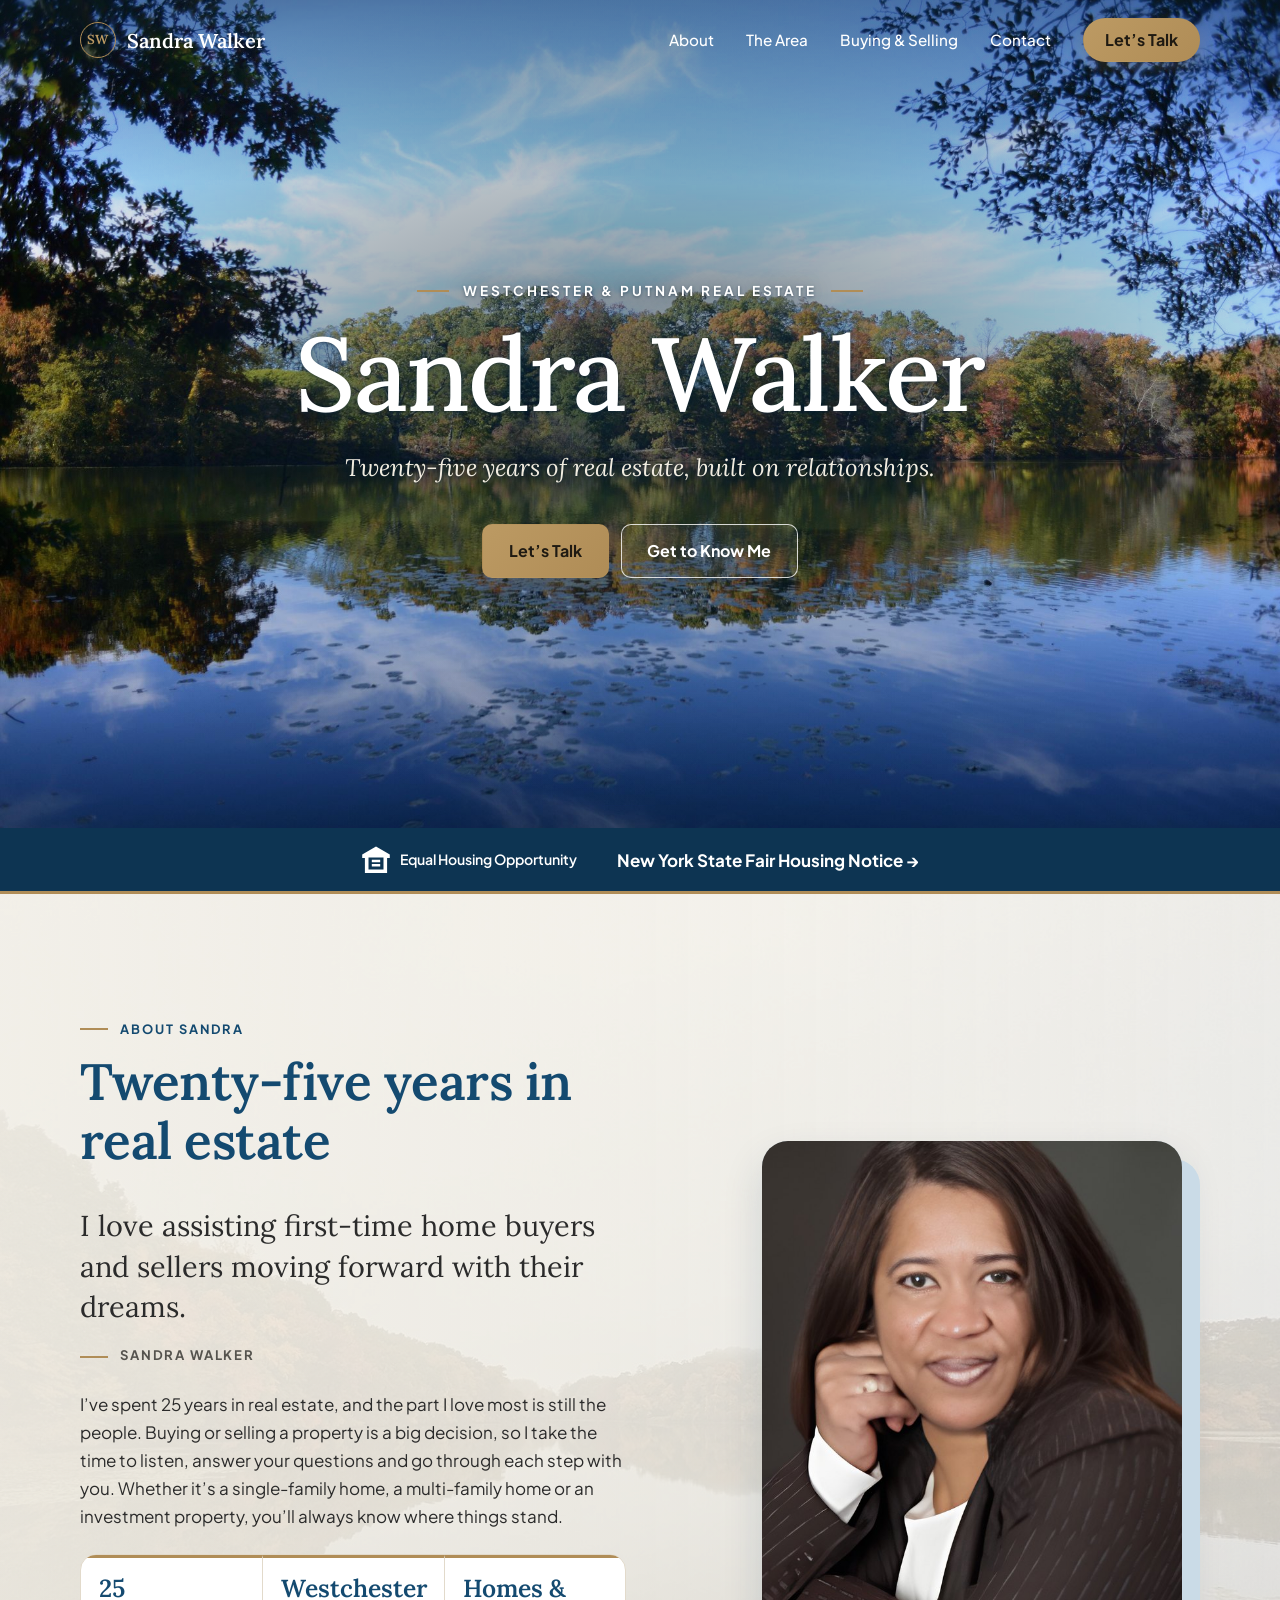
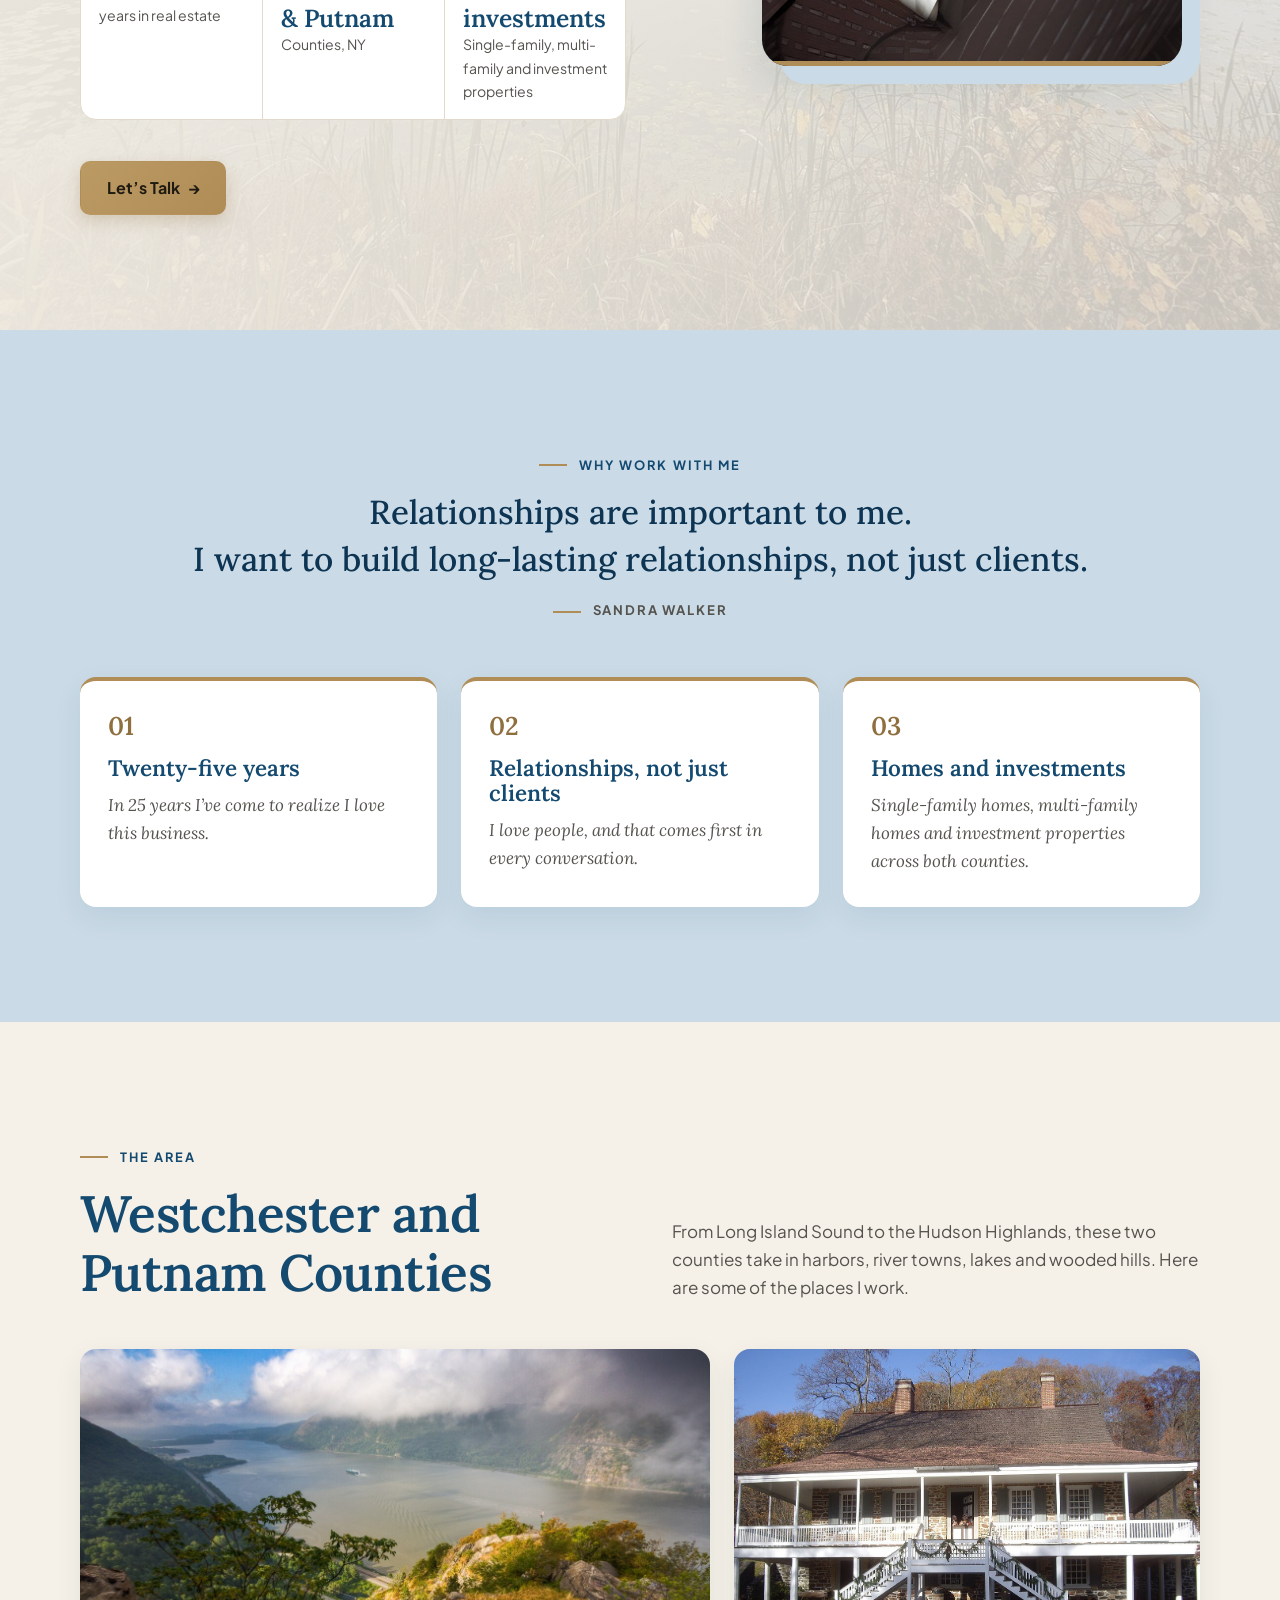
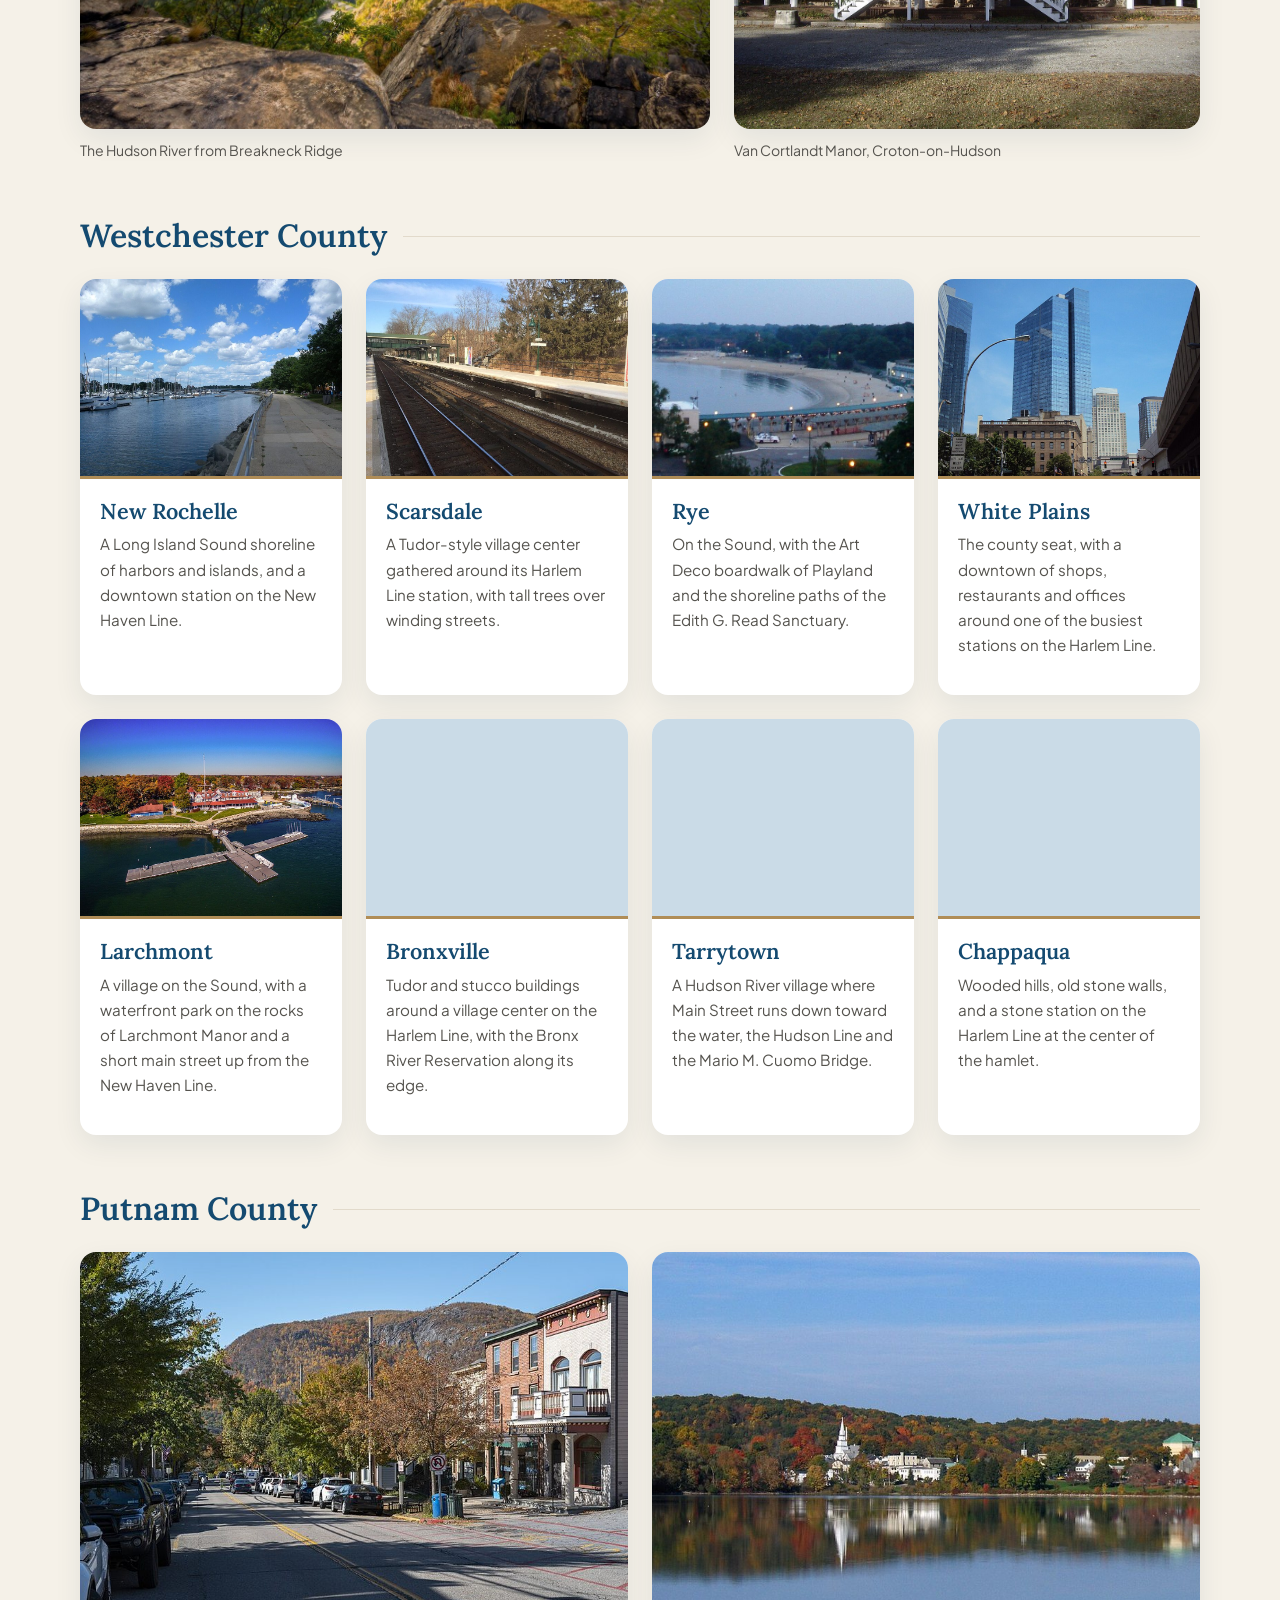
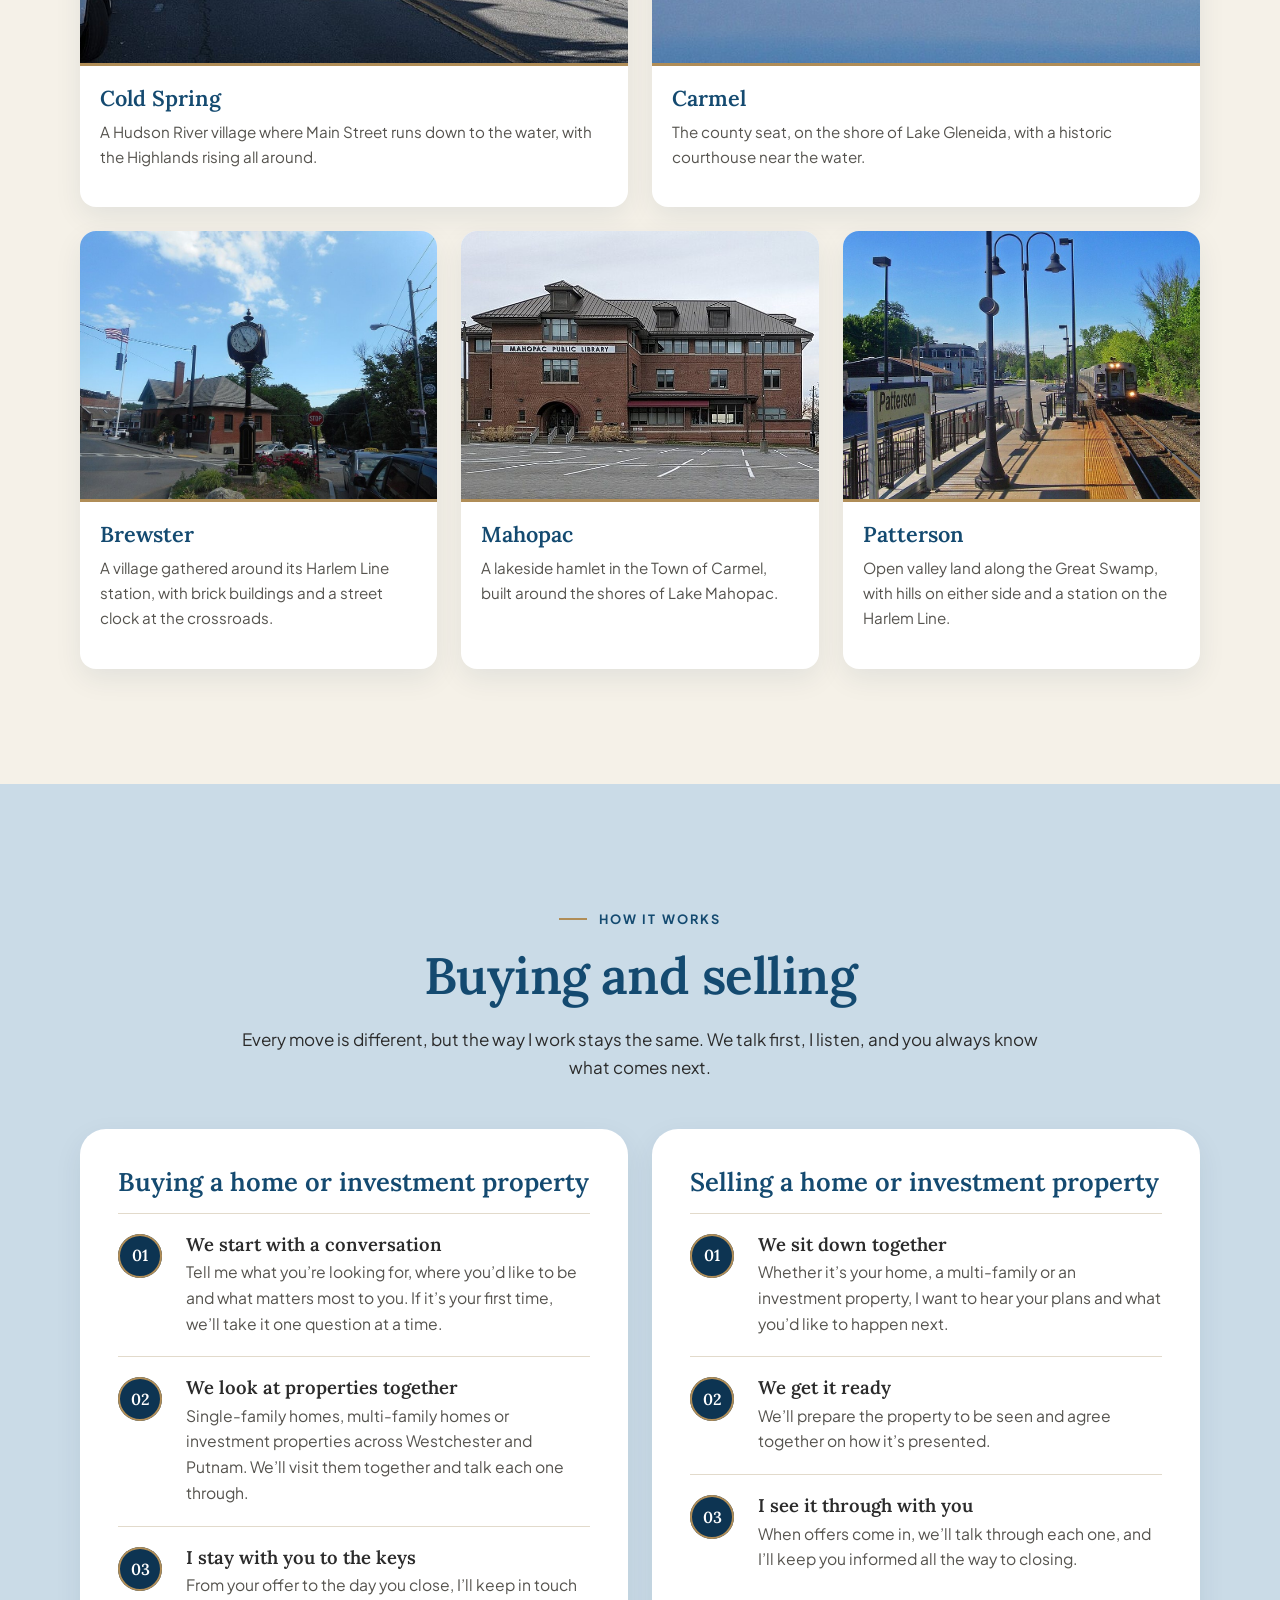
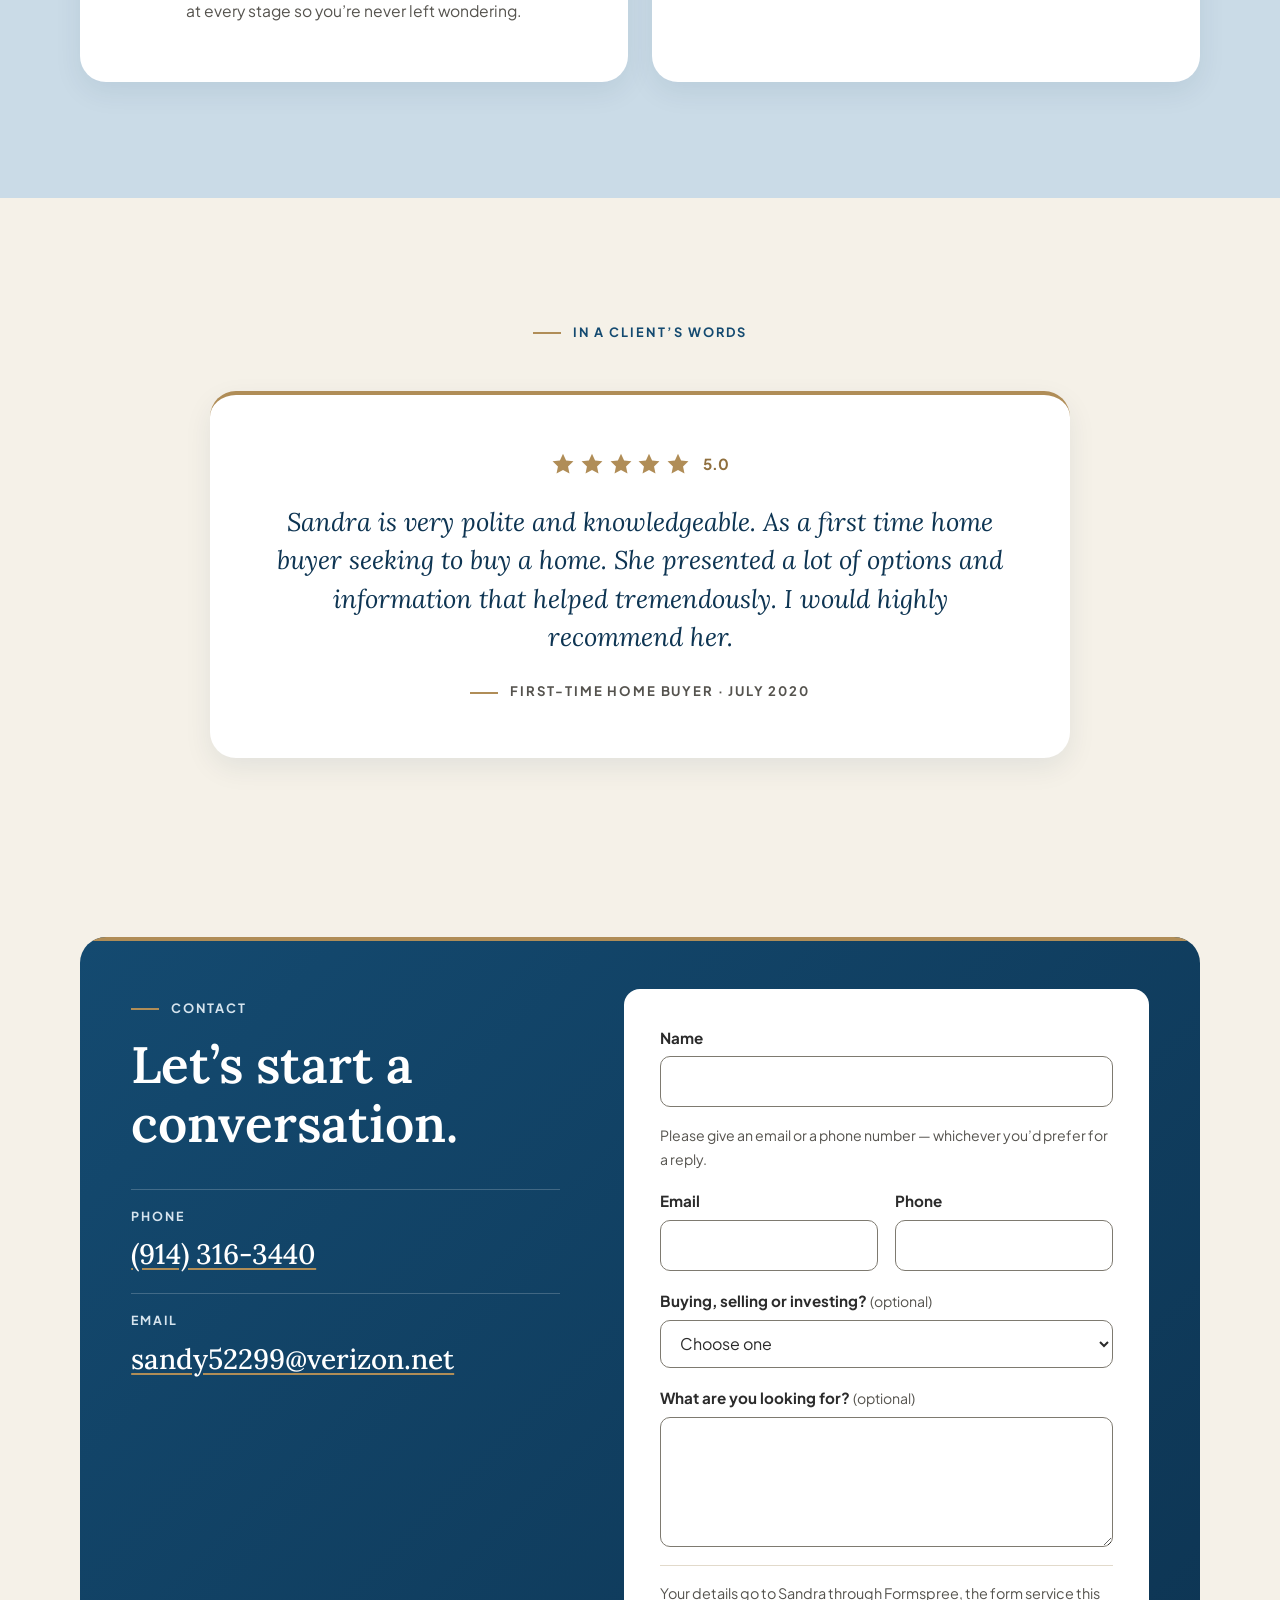
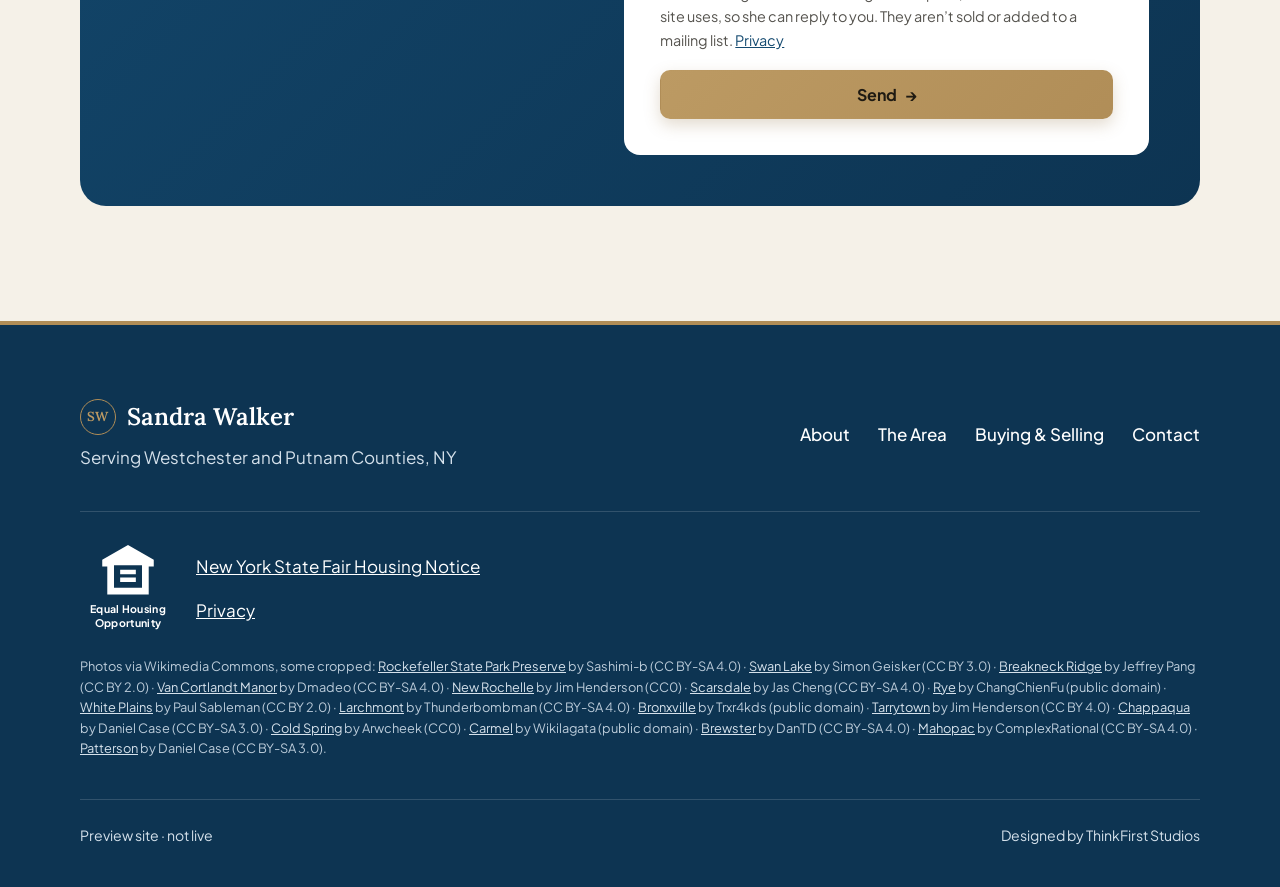
<file: index.html>
<!DOCTYPE html>
<html lang="en-US">
<head>
  <meta charset="utf-8">
  <meta name="viewport" content="width=device-width, initial-scale=1">
  <title>Sandra Walker · Westchester &amp; Putnam Real Estate</title>
  <meta name="description" content="Sandra Walker: 25 years in real estate, serving Westchester and Putnam Counties, New York, with single-family homes, multi-family homes and investment properties.">
  <meta name="robots" content="noindex, nofollow"><!-- mockup: not live -->
  <link rel="canonical" href="https://DOMAIN-TO-CONFIRM.example/">

  <meta property="og:type" content="website">
  <meta property="og:title" content="Sandra Walker · Westchester &amp; Putnam Real Estate">
  <meta property="og:description" content="25 years in real estate, serving Westchester and Putnam Counties, New York, with single-family homes, multi-family homes and investment properties.">
  <meta property="og:url" content="https://DOMAIN-TO-CONFIRM.example/">
  <meta property="og:image" content="https://DOMAIN-TO-CONFIRM.example/assets/area/hero-rockefeller-preserve-1000.jpg">
  <meta name="twitter:card" content="summary_large_image">

  <link rel="preconnect" href="https://fonts.googleapis.com">
  <link rel="preconnect" href="https://fonts.gstatic.com" crossorigin>
  <link href="https://fonts.googleapis.com/css2?family=Lora:ital,wght@0,400;0,500;0,600;1,400;1,500&amp;family=Plus+Jakarta+Sans:ital,wght@0,400;0,500;0,600;0,700;0,800;1,400;1,500&amp;display=swap" rel="stylesheet">
  <link rel="stylesheet" href="styles.css?v=14">
  <script>document.documentElement.classList.add('js');</script>

  <script type="application/ld+json">
  {
    "@context": "https://schema.org",
    "@type": "RealEstateAgent",
    "name": "Sandra Walker",
    "description": "Real estate in Westchester and Putnam Counties, New York: single-family homes, multi-family homes and investment properties.",
    "url": "https://DOMAIN-TO-CONFIRM.example/",
    "areaServed": [
      { "@type": "AdministrativeArea", "name": "Westchester County, NY" },
      { "@type": "AdministrativeArea", "name": "Putnam County, NY" }
    ]
  }
  </script>
</head>
<body class="home">
  <a class="skip" href="#main">Skip to content</a>

  <header class="site-header" id="top">
    <div class="wrap">
      <a class="brand" href="#top"><span class="brand-mark" aria-hidden="true">SW</span>Sandra Walker</a>
      <nav class="nav" aria-label="Main">
        <button class="nav-toggle" type="button" aria-expanded="false" aria-controls="nav-list">Menu</button>
        <ul class="nav-list" id="nav-list">
          <li><a href="#about">About</a></li>
          <li><a href="#area">The Area</a></li>
          <li><a href="#buying-selling">Buying &amp; Selling</a></li>
          <li><a href="#contact">Contact</a></li>
        </ul>
        <a class="btn btn--pill" href="#contact">Let’s Talk</a>
      </nav>
    </div>
  </header>

  <main id="main">
    <!-- 1 · HERO: full-bleed photo, navy scrim, centred type -->
    <section class="hero" aria-labelledby="hero-name">
      <div class="hero-media">
        <img
          src="assets/area/hero-rockefeller-preserve-2000.jpg"
          srcset="assets/area/hero-rockefeller-preserve-1000.jpg 1000w, assets/area/hero-rockefeller-preserve-2000.jpg 2000w"
          sizes="100vw" width="2000" height="1335"
          alt="Autumn trees reflected in a still lake under a blue sky at Rockefeller State Park Preserve">
      </div>

      <div class="wrap hero-inner">
        <p class="hero-sub reveal">Westchester &amp; Putnam Real Estate</p>
        <h1 class="hero-name reveal" style="--i:1" id="hero-name">Sandra Walker</h1>
        <p class="hero-line reveal" style="--i:2">Twenty-five years of real estate, built on relationships.</p>
        <div class="hero-actions reveal" style="--i:3">
          <a class="btn btn--light" href="#contact">Let’s Talk</a>
          <a class="btn btn--ghost" href="#about">Get to Know Me</a>
        </div>
      </div>
    </section>

    <!-- Fair Housing + About share one background so there is no gap under the panel -->
    <div class="about-wrap">

    <!-- FAIR HOUSING: homepage element, prominent and conspicuous (B3 + B4). The footer repeats it; the footer alone is not enough. -->
    <section class="fair-housing" id="fair-housing" aria-labelledby="fh-title">
      <div class="wrap fh-strip">
        <h2 class="visually-hidden" id="fh-title">Fair Housing</h2>
        <div class="eho eho--inline" role="img" aria-label="Equal Housing Opportunity"><svg viewBox="0 0 100 92" aria-hidden="true" focusable="false"><path fill-rule="evenodd" d="M50 2 4 28v12h9v50h74V40h9V28zM25 38h50v40H25z"/><path d="M36 46h28v8H36zM36 60h28v8H36z"/></svg><span>Equal Housing Opportunity</span></div>
        <a class="text-link" href="https://dos.ny.gov/fair-housing-notice" rel="noopener">New York State Fair Housing Notice&nbsp;→</a>
        <!-- ADD: Standardized Operating Procedures link (broker to supply) -->
      </div>
    </section>

    <!-- 2 · ABOUT — text left, portrait right -->
    <section class="section" id="about" aria-labelledby="about-title">
      <div class="wrap about-grid">
        <div class="about-text">
          <p class="eyebrow reveal">About Sandra</p>
          <h2 class="section-title reveal" style="--i:1" id="about-title">Twenty-five years in real estate</h2>
          <figure class="quote reveal" style="--i:2">
            <blockquote><p>I love assisting first-time home buyers and sellers moving forward with their dreams.</p></blockquote>
            <figcaption>Sandra Walker</figcaption>
          </figure>
          <p class="about-intro reveal" style="--i:3">I’ve spent 25 years in real estate, and the part I love most is still the people. Buying or selling a property is a big decision, so I take the time to listen, answer your questions and go through each step with you. Whether it’s a single-family home, a multi-family home or an investment property, you’ll always know where things stand.</p>
          <ul class="facts reveal" style="--i:4" aria-label="At a glance">
            <li><strong>25</strong><span>years in real estate</span></li>
            <li><strong>Westchester &amp; Putnam</strong><span>Counties, NY</span></li>
            <li><strong>Homes &amp; investments</strong><span>Single-family, multi-family and investment properties</span></li>
          </ul>
          <a class="btn btn--solid reveal" style="--i:5" href="#contact">Let’s Talk <span aria-hidden="true">→</span></a>
        </div>

        <div class="about-media reveal" style="--i:2">
          <!-- Sandra's headshot: Alex's upscaled version of her 240px profile photo (assets/sandra-headshot-upscaled.png). Swap in her original when supplied. -->
          <figure class="portrait">
            <img src="assets/sandra-headshot-1080.jpg" srcset="assets/sandra-headshot-640.jpg 640w, assets/sandra-headshot-1080.jpg 1080w" sizes="(min-width: 960px) 420px, 90vw" width="1080" height="1350" decoding="async" alt="Sandra Walker">
          </figure>
        </div>
      </div>
    </section>

    </div><!-- /.about-wrap -->

    <!-- 3 · WHY WORK WITH ME -->
    <section class="section section--mist" id="why" aria-labelledby="why-title">
      <div class="wrap">
        <div class="center-head">
          <h2 class="eyebrow reveal" id="why-title">Why work with me</h2>
          <figure class="quote quote--center quote--two-line reveal" style="--i:1">
            <blockquote><p>Relationships are important to me. <br class="br-wide">I want to build long-lasting relationships, not just clients.</p></blockquote>
            <figcaption>Sandra Walker</figcaption>
          </figure>
        </div>

        <ul class="points">
          <li class="point reveal">
            <span class="point-num" aria-hidden="true">01</span>
            <h3>Twenty-five years</h3>
            <p>In 25 years I’ve come to realize I love this business.</p>
          </li>
          <li class="point reveal" style="--i:1">
            <span class="point-num" aria-hidden="true">02</span>
            <h3>Relationships, not just clients</h3>
            <p>I love people, and that comes first in every conversation.</p>
          </li>
          <li class="point reveal" style="--i:2">
            <span class="point-num" aria-hidden="true">03</span>
            <h3>Homes and investments</h3>
            <p>Single-family homes, multi-family homes and investment properties across both counties.</p>
          </li>
        </ul>
      </div>
    </section>

    <!-- 4 · THE AREA: describes the place, not the people (B5). Photos are genuinely of each town (B11); credits are in the footer. -->
    <section class="section" id="area" aria-labelledby="area-title">
      <div class="wrap">
        <div class="split-head">
          <div>
            <p class="eyebrow reveal">The area</p>
            <h2 class="section-title reveal" style="--i:1" id="area-title">Westchester and Putnam Counties</h2>
          </div>
          <p class="area-intro reveal" style="--i:2">From Long Island Sound to the Hudson Highlands, these two counties take in harbors, river towns, lakes and wooded hills. Here are some of the places I work.</p>
        </div>

        <div class="area-photos">
          <figure class="area-photo reveal">
            <img loading="lazy" decoding="async" width="1280" height="852" src="assets/area/hudson-breakneck-ridge.jpg" alt="The Hudson River winding between wooded mountains, seen from the rocks of Breakneck Ridge">
            <figcaption>The Hudson River from Breakneck Ridge</figcaption>
          </figure>
          <figure class="area-photo reveal" style="--i:1">
            <img loading="lazy" decoding="async" width="1280" height="960" src="assets/area/van-cortlandt-manor.jpg" alt="The stone colonial manor house at Van Cortlandt Manor, with a white double staircase and long porch, among autumn trees">
            <figcaption>Van Cortlandt Manor, Croton-on-Hudson</figcaption>
          </figure>
        </div>

        <h3 class="county-label reveal">Westchester County</h3>

        <div class="towns">
          <article class="town reveal">
            <div class="town-media">
              <img loading="lazy" decoding="async" width="900" height="675" src="assets/towns/new-rochelle.jpg" alt="Boats moored at the marina by Neptune Island in New Rochelle, on Long Island Sound">
            </div>
            <div class="town-body">
              <h4>New Rochelle</h4>
              <p>A Long Island Sound shoreline of harbors and islands, and a downtown station on the New Haven Line.</p>
            </div>
          </article>

          <article class="town reveal" style="--i:1">
            <div class="town-media">
              <img loading="lazy" decoding="async" width="900" height="675" src="assets/towns/scarsdale.jpg" alt="The Scarsdale train station platform on the Harlem Line, with trees behind">
            </div>
            <div class="town-body">
              <h4>Scarsdale</h4>
              <p>A Tudor-style village center gathered around its Harlem Line station, with tall trees over winding streets.</p>
            </div>
          </article>

          <article class="town reveal" style="--i:2">
            <div class="town-media">
              <img loading="lazy" decoding="async" width="900" height="437" src="assets/towns/rye.jpg" alt="Rye Beach and the towers of Playland along Long Island Sound">
            </div>
            <div class="town-body">
              <h4>Rye</h4>
              <p>On the Sound, with the Art Deco boardwalk of Playland and the shoreline paths of the Edith G. Read Sanctuary.</p>
            </div>
          </article>

          <article class="town reveal" style="--i:3">
            <div class="town-media">
              <img loading="lazy" decoding="async" width="900" height="675" src="assets/towns/white-plains.jpg" alt="Office towers in downtown White Plains under a blue sky">
            </div>
            <div class="town-body">
              <h4>White Plains</h4>
              <p>The county seat, with a downtown of shops, restaurants and offices around one of the busiest stations on the Harlem Line.</p>
            </div>
          </article>

          <article class="town reveal">
            <div class="town-media">
              <img loading="lazy" decoding="async" width="900" height="675" src="assets/towns/larchmont.jpg" alt="Aerial view of Larchmont Harbor and its docks in autumn">
            </div>
            <div class="town-body">
              <h4>Larchmont</h4>
              <p>A village on the Sound, with a waterfront park on the rocks of Larchmont Manor and a short main street up from the New Haven Line.</p>
            </div>
          </article>

          <article class="town reveal" style="--i:1">
            <div class="town-media">
              <img loading="lazy" decoding="async" width="900" height="675" src="assets/towns/bronxville.jpg" alt="The Bronxville train station house, a cream building with a red-tiled roof">
            </div>
            <div class="town-body">
              <h4>Bronxville</h4>
              <p>Tudor and stucco buildings around a village center on the Harlem Line, with the Bronx River Reservation along its edge.</p>
            </div>
          </article>

          <article class="town reveal" style="--i:2">
            <div class="town-media">
              <img loading="lazy" decoding="async" width="900" height="591" src="assets/towns/tarrytown.jpg" alt="The red-brick Tarrytown Music Hall on Main Street">
            </div>
            <div class="town-body">
              <h4>Tarrytown</h4>
              <p>A Hudson River village where Main Street runs down toward the water, the Hudson Line and the Mario M. Cuomo Bridge.</p>
            </div>
          </article>

          <article class="town reveal" style="--i:3">
            <div class="town-media">
              <img loading="lazy" decoding="async" width="900" height="638" src="assets/towns/chappaqua.jpg" alt="The platform at Chappaqua station on the Harlem Line">
            </div>
            <div class="town-body">
              <h4>Chappaqua</h4>
              <p>Wooded hills, old stone walls, and a stone station on the Harlem Line at the center of the hamlet.</p>
            </div>
          </article>
        </div>

        <h3 class="county-label reveal">Putnam County</h3>

        <div class="towns towns--five">
          <article class="town reveal">
            <div class="town-media">
              <img loading="lazy" decoding="async" width="900" height="599" src="assets/towns/cold-spring.jpg" alt="Main Street in Cold Spring, with storefronts and the Hudson Highlands rising behind">
            </div>
            <div class="town-body">
              <h4>Cold Spring</h4>
              <p>A Hudson River village where Main Street runs down to the water, with the Highlands rising all around.</p>
            </div>
          </article>

          <article class="town reveal" style="--i:1">
            <div class="town-media">
              <img loading="lazy" decoding="async" width="900" height="581" src="assets/towns/carmel.jpg" alt="Autumn colors and a white steeple reflected in Lake Gleneida in Carmel">
            </div>
            <div class="town-body">
              <h4>Carmel</h4>
              <p>The county seat, on the shore of Lake Gleneida, with a historic courthouse near the water.</p>
            </div>
          </article>

          <article class="town reveal" style="--i:2">
            <div class="town-media">
              <img loading="lazy" decoding="async" width="900" height="675" src="assets/towns/brewster.jpg" alt="A street clock at a crossroads in the village of Brewster, with a brick town hall behind">
            </div>
            <div class="town-body">
              <h4>Brewster</h4>
              <p>A village gathered around its Harlem Line station, with brick buildings and a street clock at the crossroads.</p>
            </div>
          </article>

          <article class="town reveal">
            <div class="town-media">
              <img loading="lazy" decoding="async" width="900" height="516" src="assets/towns/mahopac.jpg" alt="The red-brick Mahopac Public Library">
            </div>
            <div class="town-body">
              <h4>Mahopac</h4>
              <p>A lakeside hamlet in the Town of Carmel, built around the shores of Lake Mahopac.</p>
            </div>
          </article>

          <article class="town reveal" style="--i:1">
            <div class="town-media">
              <img loading="lazy" decoding="async" width="900" height="675" src="assets/towns/patterson.jpg" alt="The platform at Patterson station on the Harlem Line, with a train arriving under a blue sky">
            </div>
            <div class="town-body">
              <h4>Patterson</h4>
              <p>Open valley land along the Great Swamp, with hills on either side and a station on the Harlem Line.</p>
            </div>
          </article>
        </div>
      </div>
    </section>

    <!-- 5 · BUYING AND SELLING: process only (B9) -->
    <section class="section section--mist" id="buying-selling" aria-labelledby="bs-title">
      <div class="wrap">
        <div class="center-head">
          <p class="eyebrow reveal">How it works</p>
          <h2 class="section-title reveal" style="--i:1" id="bs-title">Buying and selling</h2>
          <p class="section-intro reveal" style="--i:2">Every move is different, but the way I work stays the same. We talk first, I listen, and you always know what comes next.</p>
        </div>

        <div class="process">
          <div class="panel reveal">
            <h3>Buying a home or investment property</h3>
            <ol class="steps">
              <li><span class="step-num" aria-hidden="true">01</span><div><h4>We start with a conversation</h4><p>Tell me what you’re looking for, where you’d like to be and what matters most to you. If it’s your first time, we’ll take it one question at a time.</p></div></li>
              <li><span class="step-num" aria-hidden="true">02</span><div><h4>We look at properties together</h4><p>Single-family homes, multi-family homes or investment properties across Westchester and Putnam. We’ll visit them together and talk each one through.</p></div></li>
              <li><span class="step-num" aria-hidden="true">03</span><div><h4>I stay with you to the keys</h4><p>From your offer to the day you close, I’ll keep in touch at every stage so you’re never left wondering.</p></div></li>
            </ol>
          </div>
          <div class="panel reveal" style="--i:1">
            <h3>Selling a home or investment property</h3>
            <ol class="steps">
              <li><span class="step-num" aria-hidden="true">01</span><div><h4>We sit down together</h4><p>Whether it’s your home, a multi-family or an investment property, I want to hear your plans and what you’d like to happen next.</p></div></li>
              <li><span class="step-num" aria-hidden="true">02</span><div><h4>We get it ready</h4><p>We’ll prepare the property to be seen and agree together on how it’s presented.</p></div></li>
              <li><span class="step-num" aria-hidden="true">03</span><div><h4>I see it through with you</h4><p>When offers come in, we’ll talk through each one, and I’ll keep you informed all the way to closing.</p></div></li>
            </ol>
          </div>
        </div>
      </div>
    </section>

    <!-- 6 · TESTIMONIAL — one real public review, verbatim, with the reviewer's own 5-star rating (Alex's call; no aggregate rating anywhere). Needs the reviewer's written permission before launch (L8). -->
    <section class="section" id="testimonials" aria-labelledby="t-title">
      <div class="wrap">
        <div class="center-head">
          <p class="eyebrow reveal">In a client’s words</p>
          <h2 class="visually-hidden" id="t-title">A client review</h2>
        </div>
        <figure class="review reveal" style="--i:1">
          <div class="review-stars" role="img" aria-label="Rated 5 out of 5"><svg viewBox="0 0 20 20" aria-hidden="true" focusable="false"><path d="M10 1.5l2.6 5.6 6.1.7-4.5 4.2 1.2 6L10 15l-5.4 3 1.2-6L1.3 7.8l6.1-.7z"/></svg><svg viewBox="0 0 20 20" aria-hidden="true" focusable="false"><path d="M10 1.5l2.6 5.6 6.1.7-4.5 4.2 1.2 6L10 15l-5.4 3 1.2-6L1.3 7.8l6.1-.7z"/></svg><svg viewBox="0 0 20 20" aria-hidden="true" focusable="false"><path d="M10 1.5l2.6 5.6 6.1.7-4.5 4.2 1.2 6L10 15l-5.4 3 1.2-6L1.3 7.8l6.1-.7z"/></svg><svg viewBox="0 0 20 20" aria-hidden="true" focusable="false"><path d="M10 1.5l2.6 5.6 6.1.7-4.5 4.2 1.2 6L10 15l-5.4 3 1.2-6L1.3 7.8l6.1-.7z"/></svg><svg viewBox="0 0 20 20" aria-hidden="true" focusable="false"><path d="M10 1.5l2.6 5.6 6.1.7-4.5 4.2 1.2 6L10 15l-5.4 3 1.2-6L1.3 7.8l6.1-.7z"/></svg><span aria-hidden="true">5.0</span></div>
          <blockquote>
            <p>Sandra is very polite and knowledgeable. As a first time home buyer seeking to buy a home. She presented a lot of options and information that helped tremendously. I would highly recommend her.</p>
          </blockquote>
          <figcaption>First-time home buyer · July 2020</figcaption>
        </figure>
      </div>
    </section>

    <!-- 7 · CONTACT: navy panel, form card -->
    <section class="section section--tight" id="contact" aria-labelledby="contact-title">
      <div class="wrap">
        <div class="contact-panel reveal">
          <div class="contact-intro">
            <p class="eyebrow eyebrow--light">Contact</p>
            <h2 class="contact-title" id="contact-title">Let’s start a conversation.</h2>
            <dl class="contact-direct" id="contact-direct">
              <div><dt>Phone</dt><dd><a href="tel:+19143163440">(914) 316-3440</a></dd></div>
              <div><dt>Email</dt><dd><a href="mailto:sandy52299@verizon.net">sandy52299@verizon.net</a></dd></div>
            </dl>
          </div>

          <!-- ============================================================
               FORM ENDPOINT: the one place to set this up.
               Paste Sandra's Formspree URL into action="" on the <form> line
               below, replacing https://formspree.io/f/YOUR_FORM_ID.
               script.js reads it from here. Nothing else needs changing.
               ============================================================ -->
          <form class="form" id="contact-form" action="https://formspree.io/f/YOUR_FORM_ID" method="post" novalidate>
            <input type="hidden" name="_subject" value="New website inquiry for Sandra Walker">
            <div class="form-trap" aria-hidden="true"><label for="f-trap">Leave this empty</label><input id="f-trap" type="text" name="_gotcha" tabindex="-1" autocomplete="off"></div>
            <div class="field">
              <label for="f-name">Name</label>
              <input id="f-name" name="name" type="text" autocomplete="name" required aria-describedby="e-name">
              <p class="error" id="e-name" aria-live="polite"></p>
            </div>

            <p class="hint" id="contact-hint">Please give an email or a phone number — whichever you’d prefer for a reply.</p>
            <div class="form-row">
              <div class="field">
                <label for="f-email">Email</label>
                <input id="f-email" name="email" type="email" autocomplete="email" inputmode="email" aria-describedby="contact-hint e-email">
                <p class="error" id="e-email" aria-live="polite"></p>
              </div>
              <div class="field">
                <label for="f-phone">Phone</label>
                <input id="f-phone" name="phone" type="tel" autocomplete="tel" inputmode="tel" aria-describedby="contact-hint e-phone">
                <p class="error" id="e-phone" aria-live="polite"></p>
              </div>
            </div>

            <div class="field">
              <label for="f-intent">Buying, selling or investing? <span class="hint">(optional)</span></label>
              <select id="f-intent" name="intent">
                <option value="">Choose one</option>
                <option>Buying</option>
                <option>Selling</option>
                <option>Investing</option>
                <option>Not sure yet</option>
              </select>
            </div>

            <div class="field">
              <label for="f-message">What are you looking for? <span class="hint">(optional)</span></label>
              <textarea id="f-message" name="message" rows="4"></textarea>
            </div>

            <p class="data-line">Your details go to Sandra through Formspree, the form service this site uses, so she can reply to you. They aren’t sold or added to a mailing list. <a href="privacy.html">Privacy</a></p>

            <div><button class="btn btn--solid btn--block" type="submit">Send <span aria-hidden="true">→</span></button></div>
            <p class="form-status" id="form-status" role="alert" tabindex="-1"></p>
          </form>
        </div>
      </div>
    </section>
  </main>

  <!-- 8 · FOOTER -->
  <footer class="site-footer">
    <div class="wrap">
      <div class="foot-top">
        <div>
          <p class="foot-name"><span class="brand-mark" aria-hidden="true">SW</span>Sandra Walker</p>
          <p class="foot-serving">Serving Westchester and Putnam Counties, NY</p>
        </div>
        <ul class="foot-nav">
          <li><a href="#about">About</a></li>
          <li><a href="#area">The Area</a></li>
          <li><a href="#buying-selling">Buying &amp; Selling</a></li>
          <li><a href="#contact">Contact</a></li>
        </ul>
      </div>

      <div class="foot-grid">
        <!-- ADD: Brokerage name + NY license # -->
        <div class="foot-fh">
          <div class="eho" role="img" aria-label="Equal Housing Opportunity"><svg viewBox="0 0 100 92" aria-hidden="true" focusable="false"><path fill-rule="evenodd" d="M50 2 4 28v12h9v50h74V40h9V28zM25 38h50v40H25z"/><path d="M36 46h28v8H36zM36 60h28v8H36z"/></svg><span>Equal Housing<br>Opportunity</span></div>
          <ul>
            <li><a href="https://dos.ny.gov/fair-housing-notice" rel="noopener">New York State Fair Housing Notice</a></li>
            <li><a href="privacy.html">Privacy</a></li>
          </ul>
        </div>
      </div>

      <p class="foot-credits">Photos via Wikimedia Commons, some cropped: <a href="https://commons.wikimedia.org/wiki/File:Rockefeller_State_Park_Preserve_-_3.jpg" rel="noopener">Rockefeller State Park Preserve</a> by Sashimi-b (CC BY-SA 4.0) · <a href="https://commons.wikimedia.org/wiki/File:Swan_Lake_in_Rockefeller_State_Park_Preserve.jpg" rel="noopener">Swan Lake</a> by Simon Geisker (CC BY 3.0) · <a href="https://commons.wikimedia.org/wiki/File:Breakneck_Ridge_III.jpg" rel="noopener">Breakneck Ridge</a> by Jeffrey Pang (CC BY 2.0) · <a href="https://commons.wikimedia.org/wiki/File:Van-cortland-manor.jpg" rel="noopener">Van Cortlandt Manor</a> by Dmadeo (CC BY-SA 4.0) · <a href="https://commons.wikimedia.org/wiki/File:Neptune_Island_marina_jeh.jpg" rel="noopener">New Rochelle</a> by Jim Henderson (CC0) · <a href="https://commons.wikimedia.org/wiki/File:Scarsdale_Train_Station_(Feb_2019).jpg" rel="noopener">Scarsdale</a> by Jas Cheng (CC BY-SA 4.0) · <a href="https://commons.wikimedia.org/wiki/File:Playland_Beach.jpg" rel="noopener">Rye</a> by ChangChienFu (public domain) · <a href="https://commons.wikimedia.org/wiki/File:Downtown_White_Plains,_NY_2010-05-20.jpg" rel="noopener">White Plains</a> by Paul Sableman (CC BY 2.0) · <a href="https://commons.wikimedia.org/wiki/File:Larchmont_Yacht_Club.jpg" rel="noopener">Larchmont</a> by Thunderbombman (CC BY-SA 4.0) · <a href="https://commons.wikimedia.org/wiki/File:Bronxville_Metro-North_station_house.jpg" rel="noopener">Bronxville</a> by Trxr4kds (public domain) · <a href="https://commons.wikimedia.org/wiki/File:Tarrytown_Music_Hall_2016_jeh.jpg" rel="noopener">Tarrytown</a> by Jim Henderson (CC BY 4.0) · <a href="https://commons.wikimedia.org/wiki/File:Chappaqua,_NY,_train_station.jpg" rel="noopener">Chappaqua</a> by Daniel Case (CC BY-SA 3.0) · <a href="https://commons.wikimedia.org/wiki/File:Cold_Spring_New_York_2025.jpg" rel="noopener">Cold Spring</a> by Arwcheek (CC0) · <a href="https://commons.wikimedia.org/wiki/File:Carmel_NY_(cropped).jpg" rel="noopener">Carmel</a> by Wikilagata (public domain) · <a href="https://commons.wikimedia.org/wiki/File:Brewster_MNRR_station;_Clock_Tower-1st_Nat%27l_Bank.jpg" rel="noopener">Brewster</a> by DanTD (CC BY-SA 4.0) · <a href="https://commons.wikimedia.org/wiki/File:Mahopac_Library.jpg" rel="noopener">Mahopac</a> by ComplexRational (CC BY-SA 4.0) · <a href="https://commons.wikimedia.org/wiki/File:Patterson_train_station.jpg" rel="noopener">Patterson</a> by Daniel Case (CC BY-SA 3.0).</p>
      <div class="foot-base">
        <span>Preview site · not live</span>
        <span>Designed by ThinkFirst Studios</span>
      </div>
    </div>
  </footer>

  <!-- sticky mobile bar -->
  <div class="mobile-bar">
    <a class="btn btn--outline" href="tel:+19143163440" aria-label="Call Sandra at (914) 316-3440">Call</a>
    <a class="btn btn--solid" href="#contact">Let’s Talk</a>
  </div>

  <script src="script.js?v=6" defer></script>
</body>
</html>
</file>
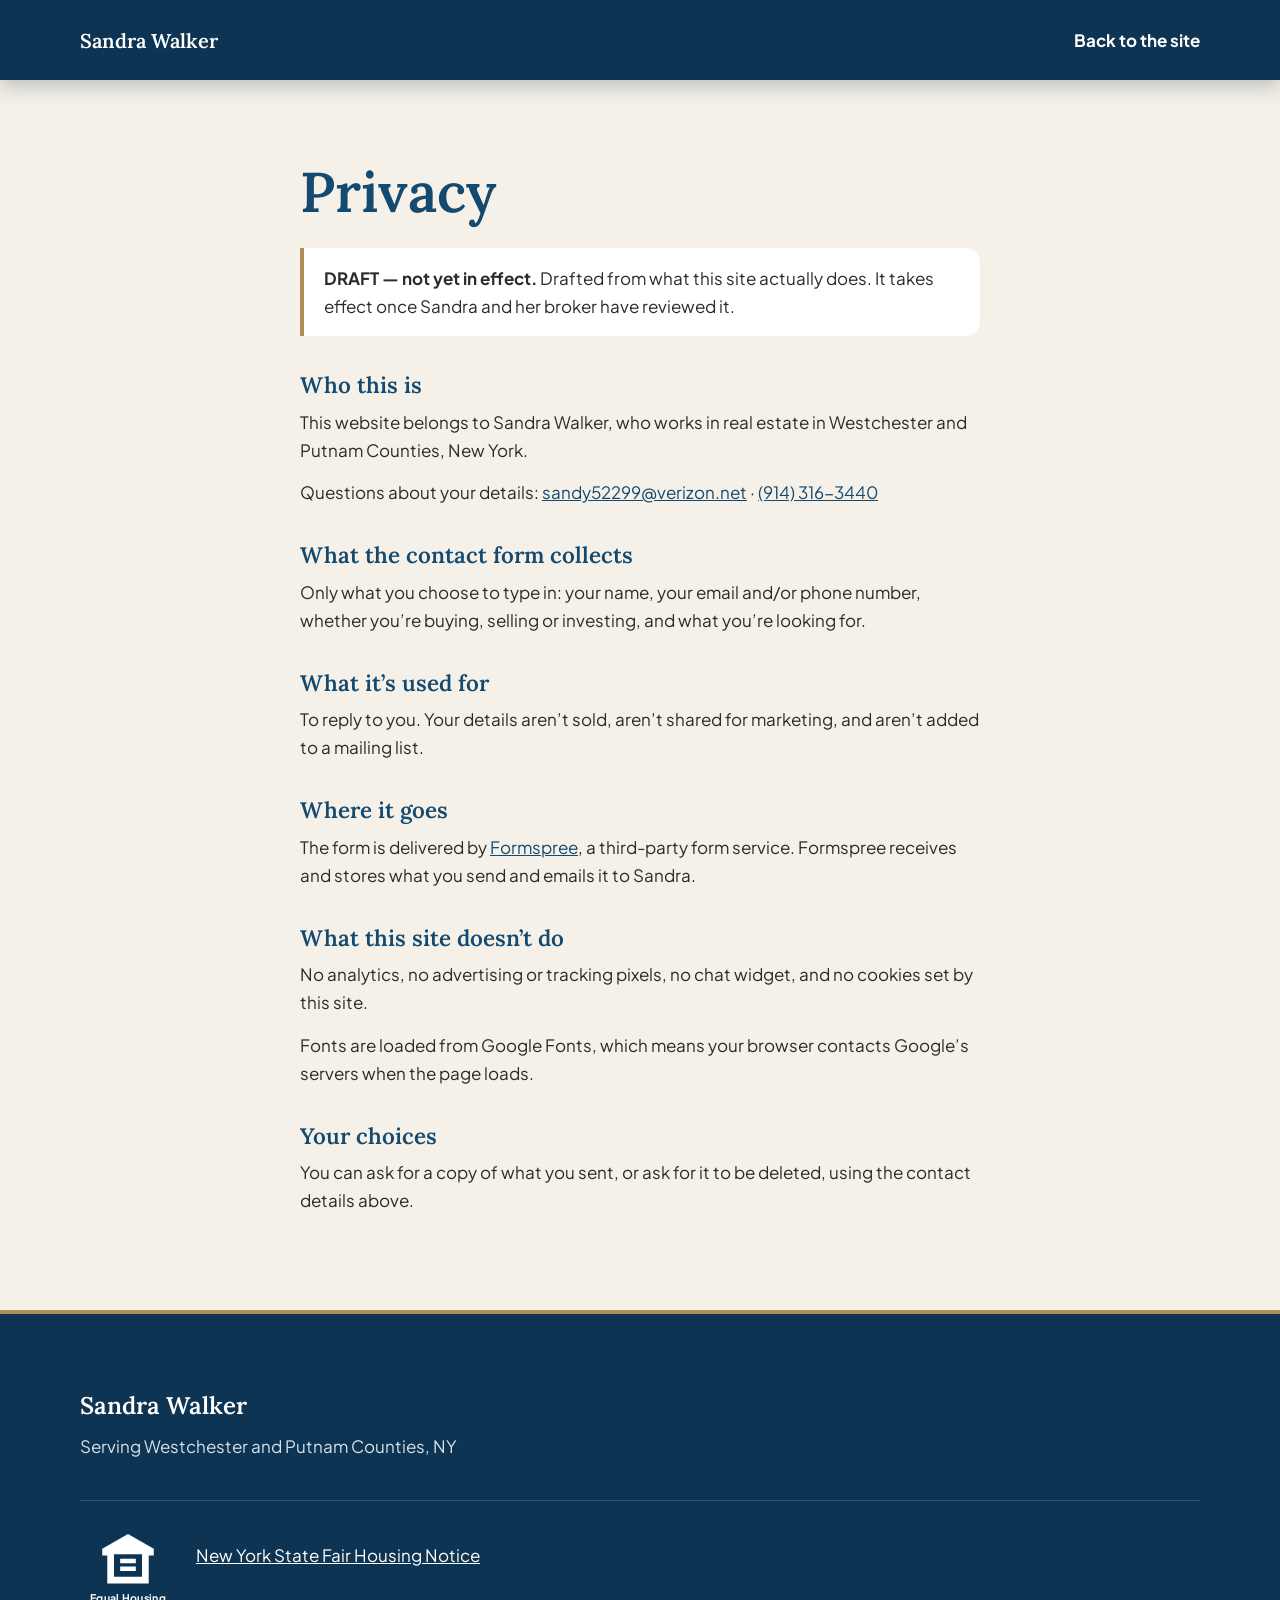
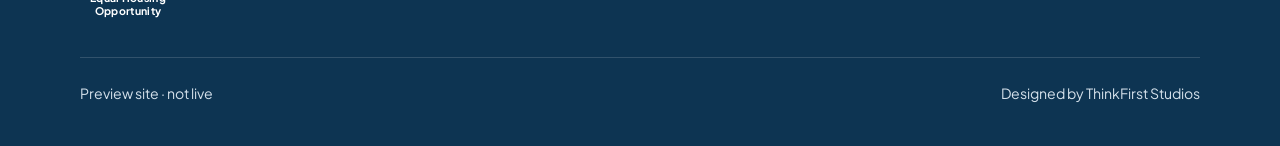
<file: privacy.html>
<!DOCTYPE html>
<html lang="en-US">
<head>
  <meta charset="utf-8">
  <meta name="viewport" content="width=device-width, initial-scale=1">
  <title>Privacy · Sandra Walker · Westchester &amp; Putnam Real Estate</title>
  <meta name="description" content="How the contact form on Sandra Walker’s website uses the details you send.">
  <meta name="robots" content="noindex, nofollow">
  <link rel="canonical" href="https://DOMAIN-TO-CONFIRM.example/privacy.html">
  <link rel="preconnect" href="https://fonts.googleapis.com">
  <link rel="preconnect" href="https://fonts.gstatic.com" crossorigin>
  <link href="https://fonts.googleapis.com/css2?family=Lora:ital,wght@0,400;0,500;0,600;1,400;1,500&amp;family=Plus+Jakarta+Sans:ital,wght@0,400;0,500;0,600;0,700;0,800;1,400;1,500&amp;display=swap" rel="stylesheet">
  <link rel="stylesheet" href="styles.css?v=14">
</head>
<body>
  <a class="skip" href="#main">Skip to content</a>
  <header class="site-header site-header--solid">
    <div class="wrap">
      <a class="brand" href="index.html">Sandra Walker</a>
      <a class="text-link" href="index.html#contact">Back to the site</a>
    </div>
  </header>

  <main id="main" class="page">
    <div class="wrap">
      <h1>Privacy</h1>

      <div class="draft-banner">
        <p><strong>DRAFT — not yet in effect.</strong> Drafted from what this site actually does. It takes effect once Sandra and her broker have reviewed it.</p>
      </div>

      <h2>Who this is</h2>
      <p>This website belongs to Sandra Walker, who works in real estate in Westchester and Putnam Counties, New York.</p>
      <p>Questions about your details: <a href="mailto:sandy52299@verizon.net">sandy52299@verizon.net</a> · <a href="tel:+19143163440">(914) 316-3440</a></p>

      <h2>What the contact form collects</h2>
      <p>Only what you choose to type in: your name, your email and/or phone number, whether you’re buying, selling or investing, and what you’re looking for.</p>

      <h2>What it’s used for</h2>
      <p>To reply to you. Your details aren’t sold, aren’t shared for marketing, and aren’t added to a mailing list.</p>

      <h2>Where it goes</h2>
      <p>The form is delivered by <a href="https://formspree.io/legal/privacy-policy/" rel="noopener">Formspree</a>, a third-party form service. Formspree receives and stores what you send and emails it to Sandra.</p>

      <h2>What this site doesn’t do</h2>
      <p>No analytics, no advertising or tracking pixels, no chat widget, and no cookies set by this site.</p>
      <p>Fonts are loaded from Google Fonts, which means your browser contacts Google’s servers when the page loads.</p>

      <h2>Your choices</h2>
      <p>You can ask for a copy of what you sent, or ask for it to be deleted, using the contact details above.</p>
    </div>
  </main>

  <footer class="site-footer">
    <div class="wrap">
      <p class="foot-name">Sandra Walker</p>
      <p class="foot-serving">Serving Westchester and Putnam Counties, NY</p>
      <div class="foot-grid">
        <!-- ADD: Brokerage name + NY license # -->
        <div class="foot-fh">
          <div class="eho" role="img" aria-label="Equal Housing Opportunity"><svg viewBox="0 0 100 92" aria-hidden="true" focusable="false"><path fill-rule="evenodd" d="M50 2 4 28v12h9v50h74V40h9V28zM25 38h50v40H25z"/><path d="M36 46h28v8H36zM36 60h28v8H36z"/></svg><span>Equal Housing<br>Opportunity</span></div>
          <ul>
            <li><a href="https://dos.ny.gov/fair-housing-notice" rel="noopener">New York State Fair Housing Notice</a></li>
          </ul>
        </div>
      </div>
      <div class="foot-base">
        <span>Preview site · not live</span>
        <span>Designed by ThinkFirst Studios</span>
      </div>
    </div>
  </footer>
</body>
</html>
</file>
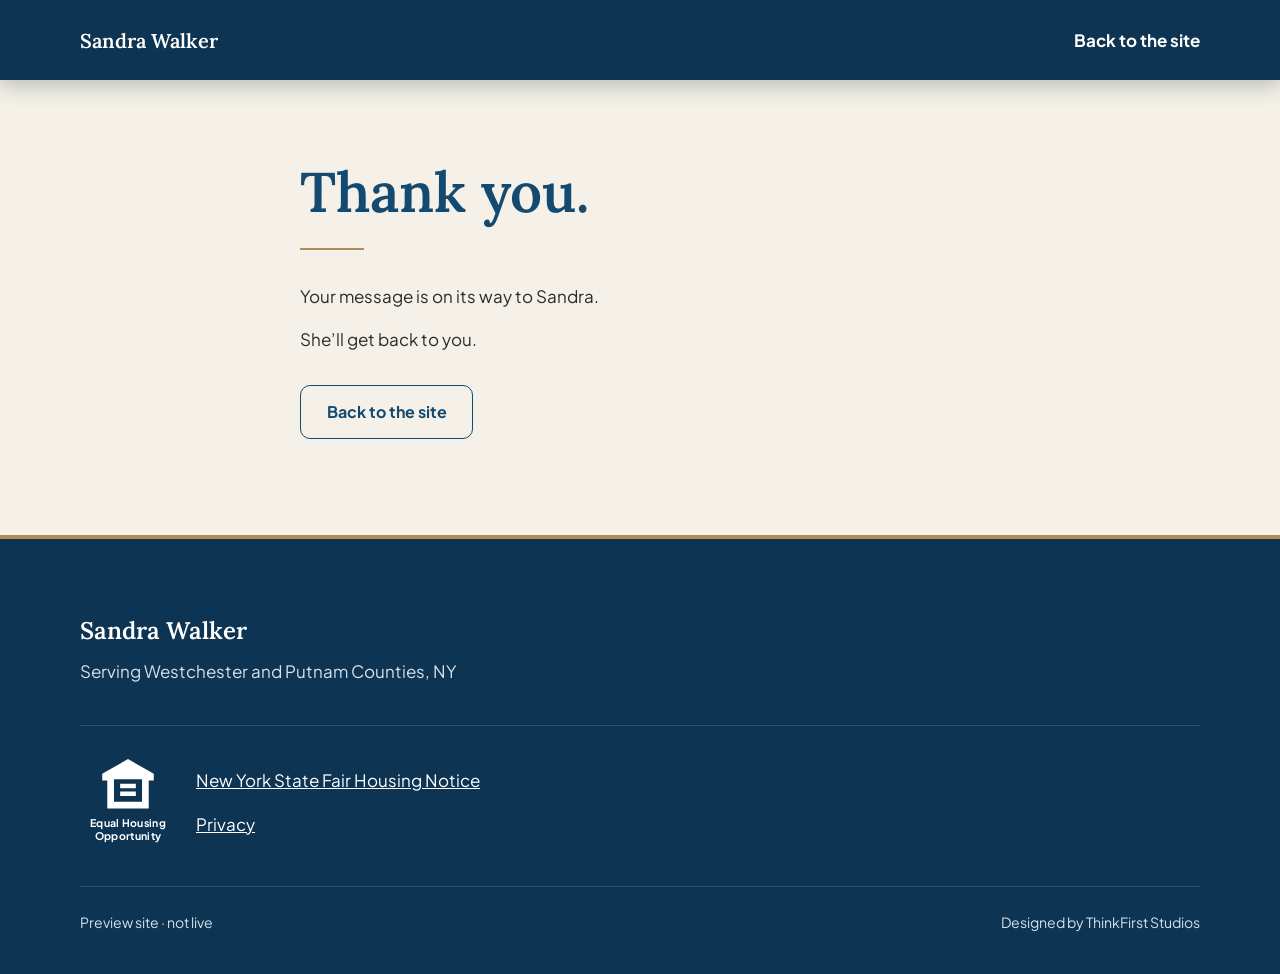
<file: thanks.html>
<!DOCTYPE html>
<html lang="en-US">
<head>
  <meta charset="utf-8">
  <meta name="viewport" content="width=device-width, initial-scale=1">
  <title>Thank you · Sandra Walker · Westchester &amp; Putnam Real Estate</title>
  <meta name="description" content="Thank you for getting in touch with Sandra Walker.">
  <meta name="robots" content="noindex, nofollow">
  <link rel="canonical" href="https://DOMAIN-TO-CONFIRM.example/thanks.html">
  <link rel="preconnect" href="https://fonts.googleapis.com">
  <link rel="preconnect" href="https://fonts.gstatic.com" crossorigin>
  <link href="https://fonts.googleapis.com/css2?family=Lora:ital,wght@0,400;0,500;0,600;1,400;1,500&amp;family=Plus+Jakarta+Sans:ital,wght@0,400;0,500;0,600;0,700;0,800;1,400;1,500&amp;display=swap" rel="stylesheet">
  <link rel="stylesheet" href="styles.css?v=14">
</head>
<body>
  <a class="skip" href="#main">Skip to content</a>
  <header class="site-header site-header--solid">
    <div class="wrap">
      <a class="brand" href="index.html">Sandra Walker</a>
      <a class="text-link" href="index.html">Back to the site</a>
    </div>
  </header>

  <main id="main" class="page">
    <div class="wrap">
      <h1 class="spoken">Thank you.</h1>
      <hr class="hairline">
      <p style="margin-top:2rem">Your message is on its way to Sandra.</p>
      <p>She’ll get back to you.</p>
      <p style="margin-top:2rem"><a class="btn btn--outline" href="index.html">Back to the site</a></p>
    </div>
  </main>

  <footer class="site-footer">
    <div class="wrap">
      <p class="foot-name">Sandra Walker</p>
      <p class="foot-serving">Serving Westchester and Putnam Counties, NY</p>
      <div class="foot-grid">
        <!-- ADD: Brokerage name + NY license # -->
        <div class="foot-fh">
          <div class="eho" role="img" aria-label="Equal Housing Opportunity"><svg viewBox="0 0 100 92" aria-hidden="true" focusable="false"><path fill-rule="evenodd" d="M50 2 4 28v12h9v50h74V40h9V28zM25 38h50v40H25z"/><path d="M36 46h28v8H36zM36 60h28v8H36z"/></svg><span>Equal Housing<br>Opportunity</span></div>
          <ul>
            <li><a href="https://dos.ny.gov/fair-housing-notice" rel="noopener">New York State Fair Housing Notice</a></li>
            <li><a href="privacy.html">Privacy</a></li>
          </ul>
        </div>
      </div>
      <div class="foot-base">
        <span>Preview site · not live</span>
        <span>Designed by ThinkFirst Studios</span>
      </div>
    </div>
  </footer>
</body>
</html>
</file>
<file: styles.css>
/* Sandra Walker: Westchester & Putnam Real Estate · spec mockup (ThinkFirst Studios)
   v4 palette: Harbor navy, Hudson indigo, Brass, River mist, Fieldstone cream.
   Lora for headings and her words, Plus Jakarta Sans for everything else. */

:root {
  --navy: #0D3452;        /* Harbor navy: header, footer */
  --navy-deep: #092438;
  --indigo: #144A70;      /* Hudson indigo — headings, links */
  --indigo-deep: #0D3452;
  --brass: #B08D57;       /* Brass — buttons, CTAs, accents */
  --brass-light: #BC9A63;
  --brass-deep: #8F6F3E;  /* small brass text on light grounds — 4.6:1 */
  --brass-ink: #1F1A12;   /* text on brass — 4.6:1 */
  --mist: #CADBE7;        /* River mist: section bands */
  --cream: #F5F1E8;       /* Fieldstone cream — page */
  --ink: #2B2B2B;         /* Slate — body text */
  --soft: #55534E;        /* secondary text — 5:1 on mist, 6:1 on cream */
  --white: #FFFFFF;       /* cards, forms */
  --line: #E2DACB;
  --field: #7E7A70;       /* form field borders — 4.4:1 on white */
  --error: #A12A1E;

  --serif: "Lora", Georgia, "Times New Roman", serif;
  --sans: "Plus Jakarta Sans", "Segoe UI", system-ui, -apple-system, sans-serif;

  --max: 1200px;
  --pad: clamp(1.25rem, 4vw, 2.5rem);
  --radius: 16px;
  --radius-lg: 26px;
  --shadow: 0 10px 28px rgba(13, 52, 82, .08);
  --shadow-lift: 0 18px 40px rgba(13, 52, 82, .14);
  --ease: cubic-bezier(.2, .7, .2, 1);
}

*, *::before, *::after { box-sizing: border-box; }

html { scroll-behavior: smooth; scroll-padding-top: 84px; -webkit-text-size-adjust: 100%; }

body {
  margin: 0;
  background: var(--cream);
  color: var(--ink);
  font-family: var(--sans);
  font-size: 1.0625rem;
  line-height: 1.65;
  padding-bottom: 76px; /* room for the mobile bar */
}
@media (min-width: 900px) { body { padding-bottom: 0; } }

img { max-width: 100%; display: block; }
a { color: var(--indigo); }
h1, h2, h3, h4 { font-family: var(--serif); font-weight: 600; line-height: 1.15; margin: 0; color: var(--indigo); }
p { margin: 0; }

.wrap { width: 100%; max-width: var(--max); margin: 0 auto; padding: 0 var(--pad); }

.visually-hidden {
  position: absolute !important; width: 1px; height: 1px; padding: 0; margin: -1px;
  overflow: hidden; clip: rect(0 0 0 0); white-space: nowrap; border: 0;
}

/* ---------- focus ---------- */
:focus-visible { outline: 3px solid var(--indigo); outline-offset: 3px; border-radius: 4px; }
.site-header :focus-visible, .site-footer :focus-visible, .hero :focus-visible, .contact-intro :focus-visible { outline-color: var(--brass); }

.skip {
  position: absolute; left: 1rem; top: -60px; z-index: 300;
  background: var(--navy); color: #fff; padding: .75rem 1rem; border-radius: 8px; text-decoration: none;
}
.skip:focus { top: 1rem; }

/* ---------- buttons ---------- */
.btn {
  display: inline-flex; align-items: center; justify-content: center; gap: .5rem;
  min-height: 48px; padding: .8rem 1.6rem;
  font-family: var(--sans); font-size: 1rem; font-weight: 700;
  text-decoration: none; border-radius: 10px; border: 1.5px solid transparent;
  cursor: pointer;
  transition: background-position .4s var(--ease), background-color .2s, color .2s, border-color .2s, transform .2s var(--ease), box-shadow .2s;
}
.btn:hover { transform: translateY(-1px); }
.btn--solid, .btn--light, .btn--pill {
  color: var(--brass-ink);
  background: linear-gradient(135deg, var(--brass-light) 0%, var(--brass) 55%, var(--brass) 100%);
  background-size: 200% 100%; background-position: 0 0;
  box-shadow: 0 6px 16px rgba(143, 111, 62, .25);
}
.btn--solid:hover, .btn--light:hover, .btn--pill:hover { background-position: 100% 0; box-shadow: 0 8px 20px rgba(143, 111, 62, .35); }
.btn--outline { color: var(--indigo); border-color: var(--indigo); background: transparent; }
.btn--outline:hover { background: var(--indigo); color: #fff; }
.btn--ghost { color: #fff; border-color: rgba(255, 255, 255, .8); background: rgba(255, 255, 255, .06); }
.btn--ghost:hover { background: rgba(255, 255, 255, .16); border-color: #fff; }
.btn--pill { border-radius: 999px; min-height: 44px; padding: .5rem 1.3rem; }
.btn--block { width: 100%; }

.text-link {
  color: var(--indigo); text-decoration: none; font-weight: 700;
  background: linear-gradient(var(--brass), var(--brass)) 0 calc(100% - 6px) / 0 2px no-repeat;
  transition: background-size .4s var(--ease);
  display: inline-flex; align-items: center; min-height: 44px;
}
.text-link:hover, .text-link:focus-visible { background-size: 100% 2px; }

/* ---------- header (transparent over the hero, Harbor navy on scroll) ---------- */
.site-header {
  position: fixed; top: 0; left: 0; right: 0; z-index: 200;
  background: transparent;
  transition: background-color .35s var(--ease), box-shadow .35s;
}
.site-header .wrap {
  display: flex; align-items: center; justify-content: space-between; gap: 1rem;
  min-height: 80px; transition: min-height .35s var(--ease);
}
.brand {
  display: inline-flex; align-items: center; gap: .7rem;
  font-family: var(--serif); font-size: 1.25rem; font-weight: 600;
  color: #fff; text-decoration: none; padding: .5rem 0;
}
.brand-mark {
  display: inline-flex; align-items: center; justify-content: center;
  width: 36px; height: 36px; border-radius: 50%;
  border: 1.5px solid var(--brass); color: var(--brass-light);
  font-family: var(--serif); font-size: .82rem; font-weight: 600; letter-spacing: .02em;
}
.nav { display: flex; align-items: center; gap: .5rem; }
.nav-toggle {
  min-width: 44px; min-height: 44px; padding: 0 .9rem;
  background: rgba(255, 255, 255, .08); border: 1.5px solid rgba(255, 255, 255, .7); border-radius: 999px;
  font-family: var(--sans); font-size: .9rem; font-weight: 600; color: #fff; cursor: pointer;
}
.nav-list { list-style: none; margin: 0; padding: 0; display: none; }
.nav-list.is-open {
  display: block; position: absolute; left: var(--pad); right: var(--pad); top: calc(100% - 4px);
  background: #fff; border-radius: var(--radius); box-shadow: var(--shadow-lift); padding: .5rem 1.25rem;
}
.nav-list a {
  display: flex; align-items: center; min-height: 48px;
  color: var(--ink); text-decoration: none; font-weight: 600; font-size: .98rem;
}
.nav-list.is-open li + li { border-top: 1px solid var(--line); }
.nav .btn--pill { display: none; }

.site-header.is-condensed, .site-header--solid {
  background: var(--navy); box-shadow: 0 6px 20px rgba(9, 36, 56, .25);
}
.site-header.is-condensed .wrap { min-height: 64px; }

@media (min-width: 900px) {
  .nav-toggle { display: none; }
  .nav-list, .nav-list.is-open {
    display: flex; gap: 2rem; position: static; padding: 0; margin-right: 1.5rem;
    background: none; box-shadow: none; border-radius: 0;
  }
  .nav-list.is-open li + li { border-top: 0; }
  .nav-list a {
    color: #fff; font-weight: 500; font-size: .95rem;
    background: linear-gradient(var(--brass), var(--brass)) 0 calc(100% - 10px) / 0 2px no-repeat;
    transition: background-size .4s var(--ease), color .2s;
  }
  .nav-list a:hover, .nav-list a:focus-visible { background-size: 100% 2px; }
  .nav .btn--pill { display: inline-flex; }
}

/* ---------- reveals ---------- */
.js .reveal { opacity: 0; transform: translateY(12px); transition: opacity .45s ease-out, transform .45s ease-out; transition-delay: calc(var(--i, 0) * 60ms); }
.js .reveal.is-in { opacity: 1; transform: none; }

/* ---------- shared section type ---------- */
.section { padding: clamp(4.5rem, 9vw, 7.5rem) 0; }
.section--tight { padding-top: clamp(2rem, 5vw, 4rem); }
.section--mist { background: var(--mist); }
.eyebrow {
  display: inline-flex; align-items: center; gap: .75rem;
  font-family: var(--sans); font-size: .8rem; font-weight: 700; letter-spacing: .16em; text-transform: uppercase;
  color: var(--indigo); margin-bottom: 1rem;
}
.eyebrow::before { content: ""; width: 28px; height: 2px; background: var(--brass); }
.eyebrow--light { color: #D6E4EE; }
.section-title { font-size: clamp(2.1rem, 1.5rem + 2.3vw, 3.2rem); font-weight: 600; letter-spacing: -.01em; }
.center-head { text-align: center; max-width: 820px; margin: 0 auto; }
.center-head .eyebrow { justify-content: center; }
.split-head { display: grid; gap: 1.5rem; align-items: end; }
@media (min-width: 900px) { .split-head { grid-template-columns: 1fr 1fr; gap: 4rem; } }

/* ---------- hero ---------- */
.hero {
  position: relative; isolation: isolate;
  min-height: clamp(600px, 92vh, 860px);
  display: flex; align-items: center;
  padding: 120px 0 90px;
  color: #fff; text-align: center;
}
.hero-media { position: absolute; inset: 0; z-index: -1; overflow: hidden; background: var(--navy-deep); }
.hero-media img { width: 100%; height: 100%; object-fit: cover; }
.hero-media img { object-position: center 55%; filter: saturate(1.08) brightness(1.04); }
.hero-media::after {
  /* light touch: shade only where the type sits, plus a little at the top for the menu */
  content: ""; position: absolute; inset: 0;
  background:
    radial-gradient(ellipse 60% 50% at 50% 48%, rgba(9, 36, 56, .60) 0%, rgba(9, 36, 56, .26) 60%, rgba(9, 36, 56, 0) 100%),
    linear-gradient(180deg, rgba(9, 36, 56, .45) 0%, rgba(9, 36, 56, 0) 22%, rgba(9, 36, 56, 0) 78%, rgba(9, 36, 56, .30) 100%);
}
.hero-inner { text-shadow: 0 2px 18px rgba(9, 36, 56, .55), 0 1px 3px rgba(9, 36, 56, .5); }
.hero-inner .btn { text-shadow: none; }
.hero-inner { display: flex; flex-direction: column; align-items: center; }
.hero-sub {
  display: inline-flex; align-items: center; gap: .9rem;
  font-size: .85rem; font-weight: 700; letter-spacing: .22em; text-transform: uppercase; color: #FFFFFF;
}
.hero-sub::before, .hero-sub::after { content: ""; width: 32px; height: 1.5px; background: var(--brass); }
@media (max-width: 599px) { .hero-sub::before, .hero-sub::after { display: none; } }
.hero-name {
  color: #fff; font-weight: 500; letter-spacing: -.015em; line-height: 1.02;
  font-size: clamp(3.2rem, 1.8rem + 6.4vw, 6.5rem); margin-top: 1.1rem;
}
.hero-line {
  margin-top: 1.4rem; max-width: 30em;
  font-family: var(--serif); font-style: italic;
  font-size: clamp(1.15rem, 1rem + .7vw, 1.5rem); color: #F1ECE0;
}
.hero-actions { display: flex; flex-wrap: wrap; justify-content: center; gap: .75rem; margin-top: 2.25rem; }

/* ---------- fair housing: slim strip under the hero, full width so it can't be missed ---------- */
.fair-housing { position: relative; z-index: 5; background: var(--navy); border-bottom: 3px solid var(--brass); }
.fh-strip { display: flex; flex-wrap: wrap; align-items: center; justify-content: center; gap: .25rem 2.5rem; padding-top: .6rem; padding-bottom: .6rem; }
.fair-housing .text-link { color: #fff; }
.fair-housing :focus-visible { outline-color: var(--brass); }
.eho { display: flex; flex-direction: column; align-items: center; gap: .4rem; width: 96px; flex: none; color: var(--indigo-deep); text-align: center; }
.eho svg { width: 56px; height: auto; fill: currentColor; }
.eho span { font-size: .66rem; font-weight: 700; line-height: 1.25; letter-spacing: .03em; }
.eho--inline { flex-direction: row; gap: .6rem; width: auto; color: #fff; }
.eho--inline svg { width: 30px; }
.eho--inline span { font-size: .88rem; font-weight: 600; letter-spacing: 0; }

/* ---------- about ---------- */
/* Fair Housing + About: one low-opacity landscape behind both — Swan Lake, Rockefeller State Park Preserve (credited in the footer) */
.about-wrap { position: relative; isolation: isolate; display: flow-root; }
.about-wrap::before {
  content: ""; position: absolute; inset: 0; z-index: -1;
  background:
    linear-gradient(90deg, rgba(245, 241, 232, .94) 0%, rgba(245, 241, 232, .88) 50%, rgba(245, 241, 232, .80) 100%),
    url("assets/area/about-swan-lake.jpg") center 40% / cover no-repeat;
}

.about-grid { display: grid; gap: 3.5rem; align-items: center; }
@media (min-width: 960px) { .about-grid { grid-template-columns: 1.05fr .95fr; gap: 5rem; } }
.about-text > * + * { margin-top: 1.5rem; }
.about-text .eyebrow { margin-bottom: 0; }
.about-text .section-title { margin-top: .75rem; }
.about-text .quote { margin-top: 2.25rem; }

.quote { margin: 0; position: relative; }
.quote blockquote { margin: 0; }
.quote blockquote p {
  font-family: var(--serif); font-size: clamp(1.35rem, 1.1rem + 1vw, 1.8rem); font-weight: 400; line-height: 1.42; color: var(--ink);
}
.quote figcaption { margin-top: 1rem; font-size: .82rem; font-weight: 700; letter-spacing: .14em; text-transform: uppercase; color: var(--soft); }
.quote figcaption::before { content: ""; display: inline-block; width: 28px; height: 2px; background: var(--brass); vertical-align: middle; margin-right: .75rem; }
.quote--center { text-align: center; }
.quote--center blockquote p { font-size: clamp(1.6rem, 1.15rem + 1.8vw, 2.5rem); font-weight: 500; max-width: 24em; margin: 0 auto; color: var(--indigo-deep); }

.br-wide { display: none; }
@media (min-width: 900px) {
  .br-wide { display: inline; }
  .quote--two-line blockquote p { max-width: none; white-space: nowrap; font-size: clamp(1.6rem, 2.6vw, 2.2rem); }
  #why .center-head { max-width: 1120px; }
}

.facts {
  list-style: none; padding: 0; display: grid; grid-template-columns: repeat(3, 1fr);
  background: var(--white); border: 1px solid var(--line); border-radius: var(--radius); overflow: hidden;
}
.facts li { padding: 1rem 1.1rem; display: flex; flex-direction: column; border-top: 3px solid var(--brass); }
.facts li + li { border-left: 1px solid var(--line); }
@media (max-width: 599px) {
  .facts { grid-template-columns: 1fr; border-top: 3px solid var(--brass); }
  .facts li { border-top: 0; }
  .facts li + li { border-left: 0; border-top: 1px solid var(--line); }
}
.facts strong { font-family: var(--serif); font-size: clamp(1.1rem, .9rem + .8vw, 1.6rem); font-weight: 600; color: var(--indigo); line-height: 1.2; }
.facts span { font-size: .88rem; color: var(--soft); }

.about-media { position: relative; padding: 0 18px 18px 0; }
.portrait {
  position: relative; margin: 0 0 0 auto; width: 100%; max-width: 420px;
  aspect-ratio: 4 / 5; border-radius: var(--radius-lg); overflow: hidden;
  background: var(--mist);
  box-shadow: 18px 18px 0 0 var(--mist), var(--shadow-lift);
}
.portrait::after { content: ""; position: absolute; left: 0; right: 0; bottom: 0; height: 5px; background: var(--brass); }
.portrait img { width: 100%; height: 100%; object-fit: cover; object-position: 50% 30%; }

/* ---------- why (River mist band) ---------- */
.points { list-style: none; margin: 3.5rem 0 0; padding: 0; display: grid; gap: 1.25rem; }
@media (min-width: 900px) { .points { grid-template-columns: repeat(3, 1fr); gap: 1.5rem; } }
.point {
  background: var(--white); border-radius: var(--radius); padding: 2rem 1.75rem; box-shadow: var(--shadow);
  border-top: 4px solid var(--brass);
  transition: transform .35s var(--ease), box-shadow .35s;
}
.point:hover { transform: translateY(-2px); box-shadow: var(--shadow-lift); }
.point-num { display: block; font-family: var(--serif); font-size: 1.6rem; font-weight: 600; color: var(--brass-deep); margin-bottom: 1rem; line-height: 1; }
.point h3 { font-size: 1.4rem; }
.point p { color: var(--soft); margin-top: .65rem; font-family: var(--serif); font-style: italic; }

/* ---------- the area ---------- */
.area-intro { color: var(--soft); }
.area-photos { display: grid; gap: 1.5rem; margin-top: 3rem; }
@media (min-width: 760px) { .area-photos { grid-template-columns: 1.35fr 1fr; } }
.area-photo { margin: 0; }
.area-photo img { width: 100%; height: clamp(240px, 30vw, 380px); object-fit: cover; border-radius: var(--radius); box-shadow: var(--shadow); }
.area-photo figcaption { margin-top: .6rem; font-size: .88rem; color: var(--soft); }
.county-label {
  display: flex; align-items: center; gap: 1rem; margin-top: 3.5rem;
  font-size: clamp(1.5rem, 1.25rem + 1vw, 2rem);
}
.county-label::after { content: ""; flex: 1; height: 1px; background: var(--line); }
.towns { display: grid; gap: 1.5rem; margin-top: 1.5rem; grid-template-columns: 1fr; }
@media (min-width: 600px) { .towns { grid-template-columns: repeat(2, 1fr); } }
@media (min-width: 1080px) { .towns { grid-template-columns: repeat(4, 1fr); } }
/* five towns: one wide card at two columns; two wide then three at full width, so no card sits alone */
@media (min-width: 600px) { .towns--five .town:first-child { grid-column: span 2; } }
@media (min-width: 1080px) {
  .towns--five { grid-template-columns: repeat(6, 1fr); }
  .towns--five .town { grid-column: span 2; }
  .towns--five .town:nth-child(-n+2) { grid-column: span 3; }
}
.town {
  display: flex; flex-direction: column; background: var(--white);
  border-radius: var(--radius); overflow: hidden; box-shadow: var(--shadow);
  transition: transform .35s var(--ease), box-shadow .35s;
}
.town:hover { transform: translateY(-2px); box-shadow: var(--shadow-lift); }
.town-media { position: relative; aspect-ratio: 4 / 3; overflow: hidden; background: var(--mist); }
.town-media img { width: 100%; height: 100%; object-fit: cover; transition: transform .6s var(--ease); }
.town:hover .town-media img { transform: scale(1.03); }
.town-body { padding: 1.25rem 1.25rem 1.4rem; display: flex; flex-direction: column; flex: 1; border-top: 3px solid var(--brass); }
.town h4 { font-size: 1.35rem; }
.town p { font-size: .95rem; color: var(--soft); margin-top: .5rem; margin-bottom: 1rem; }

/* ---------- buying & selling (River mist band) ---------- */
.section-intro { margin-top: 1.25rem; }
.process { display: grid; gap: 1.5rem; margin-top: 3rem; }
@media (min-width: 900px) { .process { grid-template-columns: 1fr 1fr; } }
.panel { background: var(--white); border-radius: var(--radius-lg); padding: clamp(1.75rem, 3vw, 2.5rem); box-shadow: var(--shadow); }
.panel h3 { font-size: 1.6rem; margin-bottom: 1rem; }
.steps { list-style: none; margin: 0; padding: 0; }
.steps li { display: grid; grid-template-columns: 52px 1fr; gap: 1rem; padding: 1.25rem 0; border-top: 1px solid var(--line); }
.step-num {
  display: inline-flex; align-items: center; justify-content: center;
  width: 44px; height: 44px; border-radius: 50%; background: var(--navy); color: #fff;
  font-family: var(--serif); font-size: 1rem; font-weight: 600;
  box-shadow: inset 0 0 0 2px var(--brass);
}
.steps h4 { font-size: 1.15rem; color: var(--ink); }
.steps p { color: var(--soft); margin-top: .25rem; font-size: .98rem; }

/* ---------- testimonial ---------- */
.review {
  position: relative; margin: 2rem auto 0; max-width: 860px; text-align: center;
  background: var(--white); border-radius: var(--radius-lg); box-shadow: var(--shadow);
  border-top: 4px solid var(--brass);
  padding: clamp(2.25rem, 5vw, 3.5rem) clamp(1.5rem, 5vw, 4rem);
}
.review-stars { display: inline-flex; align-items: center; gap: .3rem; }
.review-stars svg { width: 24px; height: 24px; fill: var(--brass); }
.review-stars span { margin-left: .5rem; font-weight: 700; font-size: .95rem; color: var(--brass-deep); }
.review blockquote { margin: 1.25rem 0 0; }
.review blockquote p { font-family: var(--serif); font-style: italic; font-size: clamp(1.2rem, 1rem + .9vw, 1.6rem); line-height: 1.5; color: var(--indigo-deep); }
.review figcaption { margin-top: 1.5rem; font-size: .82rem; font-weight: 700; letter-spacing: .14em; text-transform: uppercase; color: var(--soft); }
.review figcaption::before { content: ""; display: inline-block; width: 28px; height: 2px; background: var(--brass); vertical-align: middle; margin-right: .75rem; }

/* ---------- contact (Hudson indigo panel) ---------- */
.contact-panel {
  position: relative; overflow: hidden;
  display: grid; gap: 2.5rem;
  background: linear-gradient(135deg, var(--indigo) 0%, var(--indigo-deep) 100%);
  border-radius: var(--radius-lg); padding: clamp(1.75rem, 4vw, 3.5rem); color: #fff;
}
.contact-panel::before { content: ""; position: absolute; left: 0; right: 0; top: 0; height: 4px; background: var(--brass); }
@media (min-width: 960px) { .contact-panel { grid-template-columns: .9fr 1.1fr; gap: 4rem; align-items: start; } }
.contact-title { color: #fff; font-size: clamp(2.1rem, 1.5rem + 2.3vw, 3.2rem); }
.contact-direct { margin: 2.25rem 0 0; display: grid; gap: 1rem; }
.contact-direct div { border-top: 1px solid rgba(255, 255, 255, .2); padding-top: 1rem; }
.contact-direct dt { font-size: .78rem; font-weight: 700; letter-spacing: .16em; text-transform: uppercase; color: #D6E4EE; }
.contact-direct dd a { color: #fff; text-decoration-color: var(--brass); text-underline-offset: 4px; overflow-wrap: anywhere; }
.contact-direct dd { margin: .3rem 0 0; font-family: var(--serif); font-size: clamp(1.3rem, 1rem + 1vw, 1.75rem); font-weight: 500; }

.form { display: grid; gap: 1.1rem; background: var(--white); color: var(--ink); border-radius: var(--radius); padding: clamp(1.5rem, 3vw, 2.25rem); }
.field { display: grid; gap: .4rem; }
.field label { font-weight: 700; font-size: .95rem; }
.hint { font-size: .88rem; color: var(--soft); font-weight: 400; }
.field input, .field select, .field textarea {
  font: inherit; font-size: 1rem; color: var(--ink); background: var(--white);
  border: 1.5px solid var(--field); border-radius: 10px;
  padding: .7rem .9rem; min-height: 48px; width: 100%;
}
.field textarea { min-height: 120px; resize: vertical; }
.field input:focus-visible, .field select:focus-visible, .field textarea:focus-visible { outline: 3px solid var(--indigo); outline-offset: 1px; border-color: var(--indigo); }
.field [aria-invalid="true"] { border-color: var(--error); border-width: 2px; }
.error { color: var(--error); font-size: .9rem; font-weight: 700; }
.error:empty { display: none; }
.form-row { display: grid; gap: 1.1rem; }
@media (min-width: 640px) { .form-row { grid-template-columns: 1fr 1fr; } }
.form-trap { position: absolute; left: -9999px; width: 1px; height: 1px; overflow: hidden; }
.form-status { color: var(--error); font-size: .95rem; font-weight: 700; }
.form-status:empty { display: none; }
.data-line { font-size: .9rem; color: var(--soft); border-top: 1px solid var(--line); padding-top: 1rem; }

/* ---------- footer (Harbor navy) ---------- */
.site-footer { background: var(--navy); color: #D5E1EB; padding: 4.5rem 0 2.5rem; border-top: 4px solid var(--brass); }
.site-footer a { color: #fff; }
.foot-top { display: flex; flex-wrap: wrap; justify-content: space-between; gap: 1.5rem; align-items: center; }
.foot-name { display: inline-flex; align-items: center; gap: .7rem; font-family: var(--serif); font-size: 1.5rem; font-weight: 600; color: #fff; }
.foot-serving { margin-top: .4rem; }
.foot-nav { list-style: none; margin: 0; padding: 0; display: flex; flex-wrap: wrap; gap: .25rem 1.75rem; }
.foot-nav a { display: inline-flex; min-height: 44px; align-items: center; text-decoration: none; font-weight: 500; }
.foot-nav a:hover { text-decoration: underline; text-decoration-color: var(--brass); }
.foot-grid { display: grid; gap: 2rem; margin-top: 2.5rem; padding-top: 2rem; border-top: 1px solid rgba(255, 255, 255, .15); }
@media (min-width: 900px) { .foot-grid { grid-template-columns: 1.2fr 1fr; gap: 4rem; } }
.foot-legal { font-size: 1rem; line-height: 1.7; color: #fff; }
.foot-legal p + p { margin-top: .35rem; }
.foot-fh { display: flex; gap: 1.25rem; align-items: flex-start; }
.foot-fh .eho { color: #fff; }
.foot-fh ul { list-style: none; margin: 0; padding: 0; }
.foot-fh li a { display: inline-flex; min-height: 44px; align-items: center; }
.foot-credits { margin-top: 1.5rem; font-size: .8rem; color: #BCCCDA; line-height: 1.6; }
.foot-credits a { color: #D5E1EB; }
.foot-base {
  margin-top: 2.5rem; padding-top: 1.5rem; border-top: 1px solid rgba(255, 255, 255, .15);
  display: flex; flex-wrap: wrap; gap: .5rem 2rem; justify-content: space-between; font-size: .88rem;
}

/* ---------- mobile bar ---------- */
.mobile-bar {
  position: fixed; left: 0; right: 0; bottom: 0; z-index: 220;
  display: grid; grid-template-columns: 1fr 1fr; gap: .5rem;
  padding: .6rem; background: var(--white); box-shadow: 0 -6px 20px rgba(13, 52, 82, .1);
}
.mobile-bar .btn { width: 100%; }
@media (min-width: 900px) { .mobile-bar { display: none; } }

/* ---------- simple pages (privacy, thanks) ---------- */
.page { padding: calc(80px + clamp(3rem, 7vw, 5rem)) 0 clamp(3rem, 8vw, 6rem); }
.page .wrap { max-width: 760px; }
.page h1 { font-size: clamp(2.3rem, 1.7rem + 2.4vw, 3.5rem); }
.page h2 { font-size: 1.4rem; margin: 2.25rem 0 .6rem; }
.page p + p { margin-top: .9rem; }
.page .hairline { height: 2px; width: 64px; background: var(--brass); border: 0; margin: 1.5rem 0 0; }
.site-header--solid .text-link { color: #fff; }
.draft-banner { background: var(--white); border-left: 4px solid var(--brass); border-radius: 0 14px 14px 0; padding: 1rem 1.25rem; margin: 1.5rem 0 2rem; }

/* ---------- reduced motion: everything stops ---------- */
@media (prefers-reduced-motion: reduce) {
  html { scroll-behavior: auto; }
  *, *::before, *::after { transition: none !important; animation: none !important; }
  .js .reveal { opacity: 1; transform: none; }
  .btn:hover, .point:hover, .town:hover { transform: none; }
  .town:hover .town-media img { transform: none; }
}
</file>
